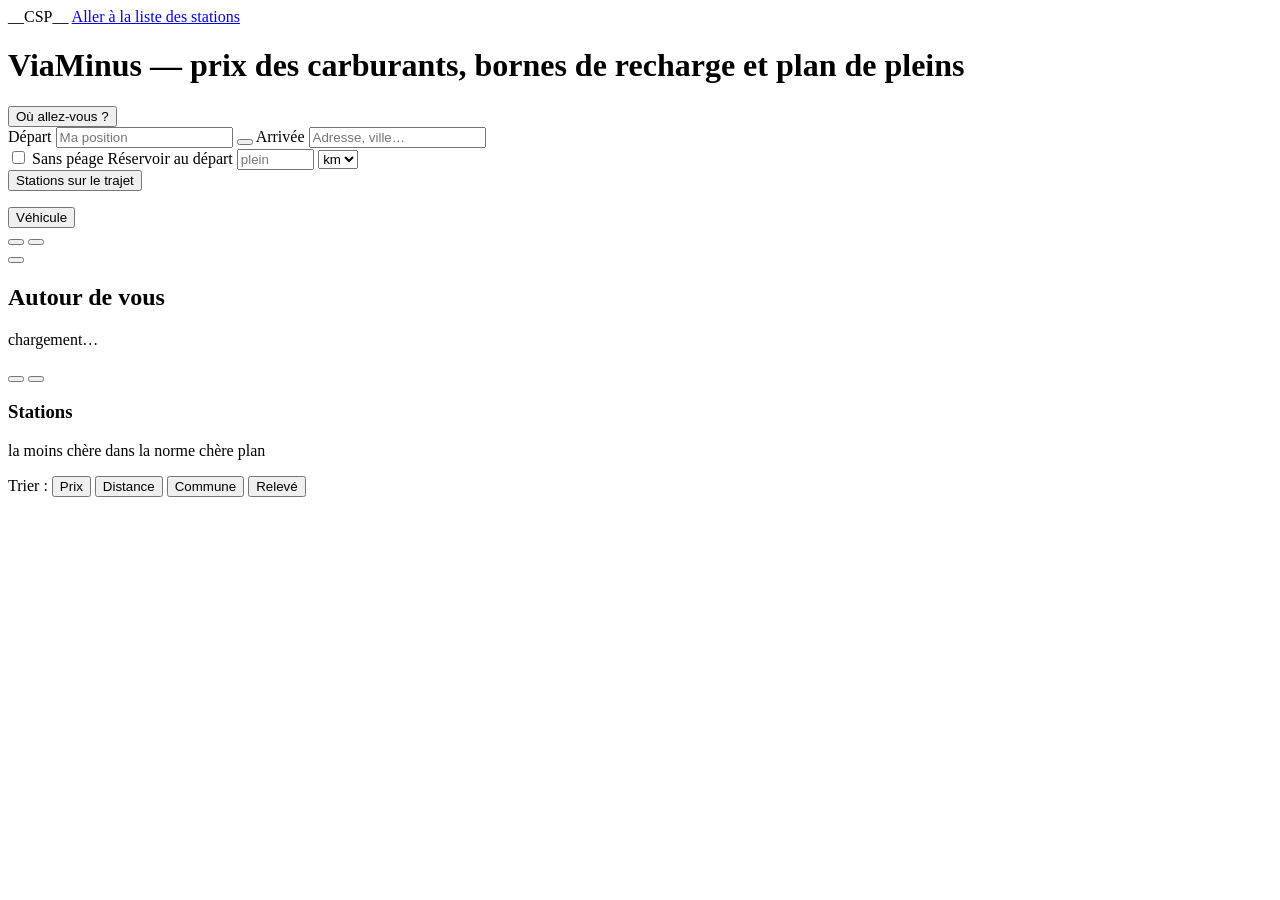
<file: src/index.html>
<!DOCTYPE html>
<html lang="fr">
<head>
<meta charset="utf-8">
<meta name="viewport" content="width=device-width, initial-scale=1, viewport-fit=cover">
__CSP__
<meta name="fuelpilot-build" content="__BUILD__">
<meta name="color-scheme" content="light dark">
<!-- Appli installable (30/10/2026) : manifeste et couleur de barre a cote de la page (pwa/) ;
     en file:// le navigateur les ignore sans erreur, et app.js n'enregistre pas de service worker. -->
<link rel="manifest" href="manifest.webmanifest">
<meta name="theme-color" content="#0b57d0">
<meta name="theme-color" media="(prefers-color-scheme: dark)" content="#0f1115">
<title>ViaMinus</title>
<style>__MAPLIBRE_CSS__</style>
<script>__MAPLIBRE_JS__</script>
<style>
__APP_CSS__
</style>
</head>
<body>
<a class="evitement" href="#liste" id="evitement">Aller à la liste des stations</a>
<div id="app">
  <div id="map" role="region" aria-label="Carte interactive"></div>
  <div id="sansWebgl" class="sans-webgl" role="region" aria-label="Carte indisponible" hidden>
    <p><span data-ico="alerte"></span> <b>Carte indisponible</b> : ce navigateur n'a pas WebGL (ou l'accélération
    graphique est désactivée). La liste des stations, le garage et le plan de pleins fonctionnent sans la carte.</p>
  </div>
  <!-- Hors ligne (30/10/2026) : le fond de carte demande le reseau ; la liste et le plan, eux, marchent sur les derniers prix vus. -->
  <p id="carteHorsLigne" class="carte-hors-ligne flottant" role="status" hidden><span data-ico="alerte"></span> Hors ligne : le fond de carte peut manquer. La liste et le plan fonctionnent avec les derniers prix vus.</p>

  <header id="haut" class="haut">
    <h1 class="visuellement-cache">ViaMinus — prix des carburants, bornes de recharge et plan de pleins</h1>
    <div class="recherche" id="recherche">
      <button class="pilule" id="pilule" type="button" aria-expanded="false" aria-controls="trajet">
        <span data-ico="loupe"></span><span id="piluleTxt">Où allez-vous ?</span>
      </button>
      <form id="trajet" role="search" aria-label="Itinéraire">
        <div class="champs">
          <label class="champ"><span>Départ</span>
            <input id="depart" placeholder="Ma position" autocomplete="off"></label>
          <button class="fl" id="inverser" type="button"
                  title="Inverser départ et arrivée (trajet retour)"
                  aria-label="Inverser départ et arrivée"><span data-ico="echange"></span></button>
          <label class="champ"><span>Arrivée</span>
            <input id="arrivee" placeholder="Adresse, ville…" autocomplete="off"></label>
        </div>
        <!-- Lieux recents (demande du 26/10/2026) : proposes sous le champ actif, croix = effacer -->
        <ul id="suggestions" class="suggestions" aria-label="Lieux récents" hidden></ul>
        <div class="ligne">
          <!-- Couloir : plus de choix dans le formulaire (demande du 26/10/2026) — le detour se choisit
               sur le resultat (« Faire un détour pour payer moins ? »). Le select reste, cache :
               source de verite du plan, des liens #trajet=…|couloir| et de la liste. -->
          <label class="ctl" hidden>Couloir
            <select id="couloir" aria-label="Largeur du couloir autour du trajet">
              <option value="1">1 km</option>
              <option value="2">2 km</option>
              <option value="5">5 km</option>
              <option value="10" selected>10 km</option>
              <option value="20">20 km</option>
            </select>
          </label>
          <label class="case"><input type="checkbox" id="sansPeage"> Sans péage</label>
          <!-- Autonomie restante au depart (demande du 24/10/2026), en km ou en litres : vide = on part le plein
               fait ; sinon le plan peut faire le plein en route s'il y est moins cher qu'au depart. -->
          <label class="ctl" id="aBordLbl" title="Ce qu'il reste dans le réservoir au départ, en km ou en litres (vide : vous partez le plein fait)">Réservoir au départ
            <input id="aBord" type="number" min="0" step="1" inputmode="decimal" placeholder="plein" style="width:5.2em"
                   aria-label="Réservoir au départ, en km ou en litres ; vide : plein">
            <select id="aBordUnite" aria-label="Unité du réservoir au départ"><option value="km">km</option><option value="l">L</option></select></label>
          <!-- Aller-retour : case retirée du formulaire le 24/10/2026 (demande : « juste une double flèche
               pour inverser ») ; l'entrée reste, cachée, pour les liens #trajet=…|r et les trajets mémorisés. -->
          <input type="checkbox" id="allerRetour" hidden>
          <select id="trajetsMemo" class="ctl" aria-label="Trajets mémorisés" hidden></select>
        </div>
        <div class="ligne">
          <button class="btn primaire" type="submit"><span data-ico="route"></span> Stations sur le trajet</button>
          <button class="btn" id="memoriser" type="button" hidden aria-pressed="false"><span data-ico="etoile"></span> Mémoriser</button>
          <button class="btn" id="effacer" type="button" hidden><span data-ico="croix"></span> Effacer</button>
        </div>
        <p id="infoTrajet" class="info" aria-live="polite"></p>
      </form>
    </div>
    <button class="chip" id="chipVeh" type="button" aria-haspopup="dialog" title="Garage : véhicule, carburants, autonomie">
      <span id="chipIco" class="chip-ico"></span>
      <span class="chip-txt"><span id="chipNom">Véhicule</span><span id="chipCarb" class="chip-carb"></span></span>
      <span data-ico="crayon" class="chip-crayon"></span>
    </button>
  </header>

  <div role="region" aria-label="Outils de la carte">
    <div class="boutons-carte" role="toolbar" aria-label="Carte : position et fond">
      <button class="rond" id="maposition" type="button" title="Ma position" aria-label="Ma position"><span data-ico="viseur"></span></button>
      <button class="rond" id="fonds" type="button" title="Fond de carte et apparence" aria-label="Fond de carte et apparence" aria-haspopup="dialog"><span data-ico="couches"></span></button>
    </div>
  </div>

  <div id="reticule" class="reticule" role="region" aria-label="Poser le repère" hidden>
    <div class="reticule-croix" aria-hidden="true"><span data-ico="reticule"></span></div>
    <div class="reticule-actions">
      <span>Déplacez la carte pour viser le point de repère</span>
      <button class="btn primaire" id="reticuleOk" type="button"><span data-ico="coche"></span> Poser le repère ici</button>
      <button class="btn" id="reticuleNon" type="button">Annuler</button>
    </div>
  </div>

  <main id="panneau" class="panneau" data-cran="apercu" aria-label="Stations, bornes et plan">
    <button class="poignee" id="poignee" type="button" aria-label="Déplier le panneau" aria-expanded="false"></button>
    <div class="panneau-tete" id="panneauTete">
      <div class="panneau-titre">
        <h2 id="titreListe">Autour de vous<span id="lieu"></span></h2>
        <p id="etat" class="etat" role="status" aria-live="polite">chargement…</p>
        <p id="lienMsg" class="erreur" role="status" aria-live="polite"></p>
      </div>
      <button class="rond petit" id="options" type="button" title="Options" aria-label="Options" aria-haspopup="dialog"><span data-ico="reglages"></span></button>
      <button class="rond petit" id="aideBtn" type="button" title="Comment ça marche" aria-label="Comment ça marche" aria-haspopup="dialog"><span data-ico="aide"></span></button>
    </div>
    <div class="panneau-corps" id="corps">
      <section id="blocPlan" class="bloc-plan" hidden aria-labelledby="titrePlan">
        <div class="bloc-plan-tete">
          <h3 id="titrePlan"><span data-ico="pompe" id="planIco"></span> <span id="planTrajet">Plan de pleins</span></h3>
          <span id="planMeta" class="plan-meta"></span>
        </div>
        <p id="planEtat" class="visuellement-cache" role="status" aria-live="polite"></p>
        <div id="plan" class="heros"></div>
        <div class="bloc-plan-pied">
          <label class="inter"><input type="checkbox" id="queUtiles" role="switch" checked> Seulement les arrêts du plan</label>
          <button class="btn" id="partagerPlan" type="button" title="Lien vers ce trajet et ce véhicule"><span data-ico="partager"></span> Partager le plan</button>
        </div>
      </section>
      <section id="secStations" aria-labelledby="titreStations">
        <div class="stations-tete">
          <h3 id="titreStations">Stations</h3>
          <button class="replier" id="replier" type="button" aria-expanded="true" aria-controls="listeZone" aria-label="Replier ou déplier la liste des stations" hidden>
            <span data-ico="bas"></span></button>
        </div>
        <div id="listeZone">
          <p class="legende">
            <span><span class="sw" style="background:var(--vert)"></span><span data-ico="coche" class="marque-leg"></span> la moins chère</span>
            <span><span class="sw" style="background:var(--bleu)"></span> dans la norme</span>
            <span><span class="sw" style="background:var(--rouge)"></span><span data-ico="haut" class="marque-leg"></span> chère</span>
            <span><span class="sw sw-plan"></span> plan</span>
          </p>
          <p class="compte"><span id="compte"></span> <span id="echelle"></span></p>
          <div class="tri" role="group" aria-label="Trier la liste">
            <span>Trier :</span>
            <button type="button" data-k="prix" aria-pressed="true">Prix</button>
            <button type="button" data-k="dist" id="thDist" aria-pressed="false">Distance</button>
            <button type="button" data-k="ville" aria-pressed="false">Commune</button>
            <button type="button" data-k="maj" aria-pressed="false">Relevé</button>
          </div>
          <ol id="liste" class="stations" aria-label="Stations" tabindex="-1"></ol>
        </div>
      </section>
      <!-- Bornes de recharge (phase 2, 30/10/2026) : seule liste pour un vehicule electrique ; pour un
           thermique, affichee avec l'option « Afficher les bornes électriques ». Donnees : Base nationale
           des IRVE, fichiers data/irve/<dep>.json a cote de la page, charges par departement. -->
      <section id="secBornes" aria-labelledby="titreBornes" hidden>
        <div class="stations-tete">
          <h3 id="titreBornes"><span data-ico="eclair"></span> Bornes de recharge</h3>
          <button class="replier" id="replierBornes" type="button" aria-expanded="true" aria-controls="bornesZone" aria-label="Replier ou déplier la liste des bornes">
            <span data-ico="bas"></span></button>
        </div>
        <div id="bornesZone">
          <p class="legende">
            <span><span class="sw sw-b rapide"></span> ≥ 150 kW</span>
            <span><span class="sw sw-b moyen"></span> 50 à 149 kW</span>
            <span><span class="sw sw-b lent"></span> moins de 50 kW</span>
            <span><span class="sw sw-b inconnu"></span> puissance inconnue</span>
          </p>
          <div class="ligne filtres" role="group" aria-label="Filtrer les bornes">
            <label class="ctl"><span data-ico="filtre"></span>
              <select id="bKwMin" aria-label="Puissance minimale">
                <option value="0">Toute puissance</option>
                <option value="7">≥ 7 kW</option>
                <option value="22">≥ 22 kW</option>
                <option value="50">≥ 50 kW</option>
                <option value="150">≥ 150 kW</option>
              </select></label>
            <label class="case"><input type="checkbox" id="bGratuit"> Gratuit</label>
            <label class="case"><input type="checkbox" id="bCb"> Carte bancaire</label>
            <label class="case"><input type="checkbox" id="bOuvert"> Ouvert maintenant</label>
          </div>
          <p class="compte" id="compteBornes" role="status" aria-live="polite"></p>
          <p class="vide" id="bornesMsg" role="status" aria-live="polite" hidden></p>
          <div class="tri" role="group" aria-label="Trier les bornes">
            <span>Trier :</span>
            <button type="button" data-kb="dist" id="thDistB" aria-pressed="true">Distance</button>
            <button type="button" data-kb="kw" aria-pressed="false">Puissance</button>
          </div>
          <ol id="listeBornes" class="stations" aria-label="Bornes de recharge" tabindex="-1"></ol>
        </div>
      </section>
    </div>
  </main>

  <div class="voile" id="voile" hidden></div>

  <section class="modale" id="ficheStation" role="dialog" aria-modal="true" aria-labelledby="fsTitre" hidden>
    <div class="modale-tete"><h2 id="fsTitre">Station</h2>
      <button class="rond petit fermer" type="button" aria-label="Fermer"><span data-ico="croix"></span></button></div>
    <p id="fsAdresse" class="adresse"></p>
    <p id="fsInfos" class="infos"></p>
    <ul id="fsCarbs" class="fuels"></ul>
    <p id="fsSigMsg" class="sig-msg" role="status" aria-live="polite" hidden></p>
    <p class="note">Dates = dernier relevé déclaré par la station ; en rouge au-delà de 4 jours.</p>
    <!-- Signalements partages (30/10/2026) : visible seulement quand le service est configure a la generation -->
    <p id="fsSigNote" class="note" hidden>« Pompe vide » et « De nouveau dispo » partagent votre constat avec les autres
      utilisateurs pendant 48 h, sans compte : seuls l'identifiant de la station, le carburant et l'état sont envoyés —
      jamais votre position, ni votre véhicule, ni un identifiant de votre appareil. Un signalement par station et
      carburant toutes les 6 h.</p>
    <div class="actions">
      <button class="btn primaire" id="fsAller" type="button"><span data-ico="navigation"></span> Y aller</button>
      <button class="btn" id="fsCopier" type="button"><span data-ico="copier"></span> Copier l'adresse</button>
    </div>
  </section>

  <section class="modale" id="ficheBorne" role="dialog" aria-modal="true" aria-labelledby="fbTitre" hidden>
    <div class="modale-tete"><h2 id="fbTitre">Borne</h2>
      <button class="rond petit fermer" type="button" aria-label="Fermer"><span data-ico="croix"></span></button></div>
    <p id="fbOperateur" class="adresse"></p>
    <p id="fbInfos" class="infos"></p>
    <ul id="fbDetails" class="details"></ul>
    <p id="fbMaj" class="note"></p>
    <p class="note">Données statiques de la Base nationale des IRVE (data.gouv.fr) : ni disponibilité en temps réel, ni prix au kWh.</p>
    <div class="actions">
      <button class="btn primaire" id="fbAller" type="button"><span data-ico="navigation"></span> Y aller</button>
    </div>
  </section>

  <section class="modale" id="menuNav" role="dialog" aria-modal="true" aria-labelledby="navTitre" hidden>
    <div class="modale-tete"><h2 id="navTitre">Y aller avec…</h2>
      <button class="rond petit fermer" type="button" aria-label="Fermer"><span data-ico="croix"></span></button></div>
    <p class="note">Votre choix est mémorisé sur cet appareil ; modifiable dans les options.</p>
    <div id="navChoix" class="choix"></div>
  </section>

  <section class="modale" id="garage" role="dialog" aria-modal="true" aria-labelledby="garageTitre" hidden>
    <div class="modale-tete"><h2 id="garageTitre"><span data-ico="garage"></span> Garage</h2>
      <button class="rond petit fermer" type="button" aria-label="Fermer"><span data-ico="croix"></span></button></div>
    <div class="ligne">
      <label class="ctl">Véhicule <select id="veh" aria-label="Véhicule actif"></select></label>
      <button class="btn" id="vehPlus" type="button"><span data-ico="plus"></span> Ajouter</button>
      <button class="btn" id="vehAssistant" type="button" aria-haspopup="dialog" title="Assistant en trois écrans : véhicule, position, c'est prêt"><span data-ico="estimer"></span> Assistant</button>
    </div>
    <p id="garageMsg" class="msg" role="status" aria-live="polite"></p>
    <div id="fiche" class="fiche">
      <div class="ligne">
        <label class="ctl"><span data-ico="crayon"></span> Nom <input id="vnom" placeholder="Ma voiture"></label>
        <label class="ctl">Type
          <select id="vtype">
            <option value="voiture">Voiture</option>
            <option value="utilitaire">Utilitaire</option>
            <option value="moto">Scooter / moto</option>
            <option value="campingcar">Camping-car</option>
          </select></label>
        <label class="ctl" id="vcatLbl">Catégorie <select id="vcat" aria-label="Catégorie du véhicule"></select></label>
        <label class="ctl">Énergie
          <select id="venergie" aria-label="Énergie du véhicule">
            <option value="thermique">Thermique</option>
            <option value="elec">Électrique</option>
          </select></label>
      </div>
      <!-- Vehicule electrique (phase 2, 30/10/2026) : la batterie remplace le reservoir, les kWh les litres. -->
      <div id="ficheElec" hidden>
        <div class="ligne">
          <label class="ctl" title="Capacité utilisable annoncée par le constructeur">Batterie utile
            <input id="vbatt" type="number" step="1" min="5" max="300" placeholder="50" inputmode="decimal"> kWh</label>
          <label class="ctl">Conso
            <input id="vconsoKwh" type="number" step="0.5" min="5" max="60" placeholder="17" inputmode="decimal"> kWh/100</label>
          <button class="btn" id="vehEstimerElec" type="button" title="Ordre de grandeur d'après le type et la catégorie"><span data-ico="estimer"></span> Estimer</button>
        </div>
        <p id="consoSourceElec" class="note" hidden></p>
        <div class="ligne">
          <label class="ctl" title="Puissance maximale acceptée sur une borne rapide (courant continu)">Charge rapide (DC)
            <input id="vkwdc" type="number" step="1" min="0" max="500" placeholder="150" inputmode="decimal"> kW</label>
          <div class="chips-kw" data-cible="vkwdc" role="group" aria-label="Puissances DC courantes">
            <button type="button" data-kw="50">50</button><button type="button" data-kw="100">100</button>
            <button type="button" data-kw="150">150</button><button type="button" data-kw="250">250</button>
          </div>
        </div>
        <div class="ligne">
          <label class="ctl" title="Puissance maximale du chargeur embarqué (prise Type 2, courant alternatif)">Charge lente (AC)
            <input id="vkwac" type="number" step="0.1" min="0" max="50" placeholder="11" inputmode="decimal"> kW</label>
          <div class="chips-kw" data-cible="vkwac" role="group" aria-label="Puissances AC courantes">
            <button type="button" data-kw="7.4">7,4</button><button type="button" data-kw="11">11</button>
            <button type="button" data-kw="22">22</button>
          </div>
        </div>
        <div class="ligne">
          <label class="ctl">Prise
            <select id="vprise" aria-label="Prise de charge rapide">
              <option value="ccs">CCS (Combo)</option>
              <option value="chademo">CHAdeMO</option>
              <option value="t2">Type 2 seule (pas de charge rapide)</option>
            </select></label>
          <label class="ctl" title="Part de la batterie que le plan n'entame jamais">Réserve
            <input id="vreservePct" type="number" step="5" min="0" max="50" placeholder="15" inputmode="numeric"> %</label>
          <label class="ctl" title="État de charge habituel au départ">Au départ
            <input id="vdepartPct" type="number" step="5" min="10" max="100" placeholder="80" inputmode="numeric"> %</label>
        </div>
        <p class="note">Le plan de charge dit où s'arrêter et combien de temps ; il optimise le temps, pas le prix (aucune
          donnée ouverte ne publie le prix au kWh). Partage : <code>#veh=Nom|||||<wbr>|E50,17,150,11,ccs,15,80</code>.</p>
      </div>
      <div id="ficheThermique">
      <p class="sous-titre">Carburants (cumulables : la station doit servir tous ceux cochés)</p>
      <div class="ligne" id="carbs"></div>
      <div class="ligne">
        <label class="ctl">Conso
          <input id="conso" type="number" step="0.1" min="1" max="30" placeholder="6,5" inputmode="decimal"> L/100</label>
        <button class="btn" id="vehEstimer" type="button" title="Estimer la conso d'après le type, la catégorie et le carburant"><span data-ico="estimer"></span> Estimer</button>
        <label class="ctl" title="Distance parcourue avec un plein — souvent affichée par la voiture">Autonomie d'un plein
          <input id="autonomie" type="number" step="10" min="50" max="3000" placeholder="600" inputmode="numeric"> km</label>
      </div>
      <p id="consoSource" class="note" hidden></p>
      <div class="ligne">
        <label class="ctl" title="Facultatif si l'autonomie est renseignée">ou réservoir
          <input id="cuve" type="number" step="1" min="10" max="150" placeholder="50" inputmode="numeric"> L</label>
        <label class="ctl" title="Comprise dans l'autonomie d'un plein : le plan ne l'entame jamais">dont réserve
          <input id="reserve" type="number" step="5" min="0" max="200" placeholder="30" inputmode="numeric"> km</label>
      </div>
      <p class="note">Aucune source ouverte ne donne la capacité du réservoir : l'autonomie, que vous connaissez
        ou que la voiture affiche, prime. Partage de la fiche : <code>#veh=Nom|e85+e10|conso|réservoir|réserve|autonomie</code>.</p>
      </div>
      <div class="actions">
        <button class="btn primaire" id="vehOk" type="button"><span data-ico="coche"></span> Enregistrer</button>
        <button class="btn" id="vehPartager" type="button" title="Lien d'import de cette fiche"><span data-ico="partager"></span> Partager</button>
        <button class="btn" id="vehMoins" type="button" title="Supprimer ce véhicule"><span data-ico="poubelle"></span> Supprimer</button>
      </div>
    </div>
  </section>

  <section class="modale assistant" id="assistant" role="dialog" aria-modal="true" aria-labelledby="asTitre" hidden>
    <div class="modale-tete">
      <h2 id="asTitre">Votre véhicule</h2>
      <span class="as-compteur" id="asCompteur" aria-live="polite">1 / 3</span>
      <button class="btn" id="asPasser" type="button" title="Usage minimal : les prix autour de vous">Passer</button>
    </div>
    <div class="as-ecran" id="asEcran1">
      <p class="note">Trois questions pour calculer vos pleins. Vos réglages restent dans votre navigateur : aucun compte, aucun traceur.</p>
      <p class="sous-titre">Type</p>
      <div class="as-types" id="asTypes" role="group" aria-label="Type de véhicule"></div>
      <div class="as-cats" id="asCats" role="group" aria-label="Catégorie"></div>
      <p class="sous-titre">Énergie</p>
      <div class="as-types as-energies" id="asEnergies" role="group" aria-label="Énergie">
        <button type="button" class="as-type" data-energie="thermique" aria-pressed="true"><span data-ico="pompe"></span><span>Thermique</span></button>
        <button type="button" class="as-type" data-energie="elec" aria-pressed="false"><span data-ico="eclair"></span><span>Électrique</span></button>
      </div>
      <div id="asElec" hidden>
        <label class="ctl as-principal" for="asBatt">Batterie utile, en kWh</label>
        <div class="ligne as-principal-ligne">
          <input id="asBatt" type="number" step="1" min="5" max="300" placeholder="50" inputmode="decimal">
          <span>kWh</span>
        </div>
        <p class="note">La capacité utilisable annoncée par le constructeur (un peu sous la capacité brute). Elle fixe l'autonomie.</p>
        <p class="sous-titre">Consommation, en kWh/100 km</p>
        <div class="ligne">
          <input id="asConsoKwh" type="number" step="0.5" min="5" max="60" placeholder="17" inputmode="decimal" aria-label="Consommation en kWh aux 100 km">
          <span>kWh/100</span>
        </div>
        <p id="asConsoKwhSource" class="note" aria-live="polite"></p>
        <p class="sous-titre">Puissance de charge maximale sur borne rapide (courant continu)</p>
        <div class="ligne">
          <div class="chips-kw" data-cible="asKwDc" role="group" aria-label="Puissance DC">
            <button type="button" data-kw="50">50</button><button type="button" data-kw="100">100</button>
            <button type="button" data-kw="150">150</button><button type="button" data-kw="250">250</button>
            <button type="button" data-kw="autre">autre</button>
          </div>
          <input id="asKwDc" type="number" step="1" min="0" max="500" placeholder="150" inputmode="decimal" aria-label="Puissance maximale en courant continu, en kW">
          <span>kW</span>
        </div>
        <p class="sous-titre">… et sur borne lente, prise Type 2 (courant alternatif)</p>
        <div class="ligne">
          <div class="chips-kw" data-cible="asKwAc" role="group" aria-label="Puissance AC">
            <button type="button" data-kw="7.4">7,4</button><button type="button" data-kw="11">11</button>
            <button type="button" data-kw="22">22</button>
          </div>
          <input id="asKwAc" type="number" step="0.1" min="0" max="50" placeholder="11" inputmode="decimal" aria-label="Puissance maximale en courant alternatif, en kW">
          <span>kW</span>
        </div>
        <div class="ligne">
          <label class="ctl">Prise
            <select id="asPrise" aria-label="Prise de charge rapide">
              <option value="ccs">CCS (Combo)</option>
              <option value="chademo">CHAdeMO</option>
              <option value="t2">Type 2 seule</option>
            </select></label>
          <label class="ctl" title="Part de la batterie que le plan n'entame jamais">Réserve <input id="asReservePct" type="number" step="5" min="0" max="50" value="15" inputmode="numeric"> %</label>
          <label class="ctl" title="État de charge habituel au départ">Au départ <input id="asDepartPct" type="number" step="5" min="10" max="100" value="80" inputmode="numeric"> %</label>
        </div>
      </div>
      <div id="asThermique">
      <p class="sous-titre">Carburant(s) — choisissez au moins un</p>
      <div class="ligne" id="asCarbs"></div>
      <label class="case" id="asHybrideLbl"><input type="checkbox" id="asHybride"> Hybride</label>
      <label class="ctl as-principal" for="asAutonomie">Autonomie d'un plein, en km</label>
      <div class="ligne as-principal-ligne">
        <input id="asAutonomie" type="number" step="10" min="50" max="3000" placeholder="600" inputmode="numeric">
        <span>km</span>
      </div>
      <p class="note">Ce que le tableau de bord affiche après un plein. C'est le chiffre le plus sûr : aucune source ouverte ne donne la capacité du réservoir.</p>
      <p class="sous-titre">Consommation, en L/100 km</p>
      <div class="ligne as-conso-choix" role="group" aria-label="Consommation">
        <button type="button" class="btn" id="asConsoConnue" aria-pressed="true">Je la connais</button>
        <button type="button" class="btn" id="asConsoEstimer" aria-pressed="false"><span data-ico="estimer"></span> Estimer</button>
        <input id="asConso" type="number" step="0.1" min="1" max="30" placeholder="6,5" inputmode="decimal" aria-label="Consommation en litres aux 100 km">
        <span>L/100</span>
      </div>
      <p id="asConsoSource" class="note" aria-live="polite"></p>
      <div class="ligne">
        <label class="ctl">Réservoir (facultatif) <input id="asCuve" type="number" step="1" min="10" max="150" placeholder="50" inputmode="numeric"> L</label>
        <label class="ctl" title="Comprise dans l'autonomie d'un plein : le plan ne l'entame jamais">dont réserve <input id="asReserve" type="number" step="5" min="0" max="200" value="30" inputmode="numeric"> km</label>
      </div>
      </div>
      <p id="asErreur" class="erreur" role="status" aria-live="polite"></p>
      <div class="actions">
        <button class="btn primaire" id="asSuite1" type="button">Continuer <span data-ico="suivant"></span></button>
      </div>
    </div>
    <div class="as-ecran" id="asEcran2" hidden>
      <p class="note">Les distances et les couleurs partent de ce point. Vous pourrez le changer à tout moment.</p>
      <div class="choix">
        <button type="button" class="choix-item" id="asPosMoi"><span data-ico="viseur"></span> Ma position <small>géolocalisation de l'appareil</small></button>
        <button type="button" class="choix-item" id="asPosCarte"><span data-ico="reticule"></span> Choisir sur la carte <small>avec un réticule</small></button>
      </div>
      <form id="asPosAdresse" class="ligne">
        <label class="ctl champ-large"><span data-ico="epingle"></span><input id="asPosQ" placeholder="Une adresse, une ville…" autocomplete="off" aria-label="Adresse du repère"></label>
        <button class="btn" type="submit">OK</button>
      </form>
      <p id="asPosMsg" class="note" role="status" aria-live="polite"></p>
      <div class="actions">
        <button class="btn" id="asRetour2" type="button"><span data-ico="precedent"></span> Retour</button>
        <button class="btn" id="asPlusTard" type="button">Plus tard <span data-ico="suivant"></span></button>
      </div>
    </div>
    <div class="as-ecran" id="asEcran3" hidden>
      <p class="as-pret"><span data-ico="coche"></span> C'est prêt</p>
      <ul class="puces" id="asResume"></ul>
      <p class="note"><span data-ico="cadenas"></span> Vos réglages restent dans votre navigateur : aucun compte, aucun traceur ; seuls les
        services publics cités dans l'aide reçoivent vos requêtes (prix, adresses, itinéraire).</p>
      <div class="actions">
        <button class="btn primaire" id="asOuAllez" type="button"><span data-ico="loupe"></span> Où allez-vous ?</button>
        <button class="btn" id="asFin" type="button">Terminer</button>
      </div>
    </div>
  </section>

  <section class="modale" id="menuFonds" role="dialog" aria-modal="true" aria-labelledby="fondsTitre" hidden>
    <div class="modale-tete"><h2 id="fondsTitre">Fond de carte</h2>
      <button class="rond petit fermer" type="button" aria-label="Fermer"><span data-ico="croix"></span></button></div>
    <div class="choix" role="group" aria-label="Fond de carte">
      <button type="button" class="choix-item" data-fond="plan" aria-pressed="true"><span data-ico="carte"></span> Plan IGN <small>vectoriel, atténué</small></button>
      <button type="button" class="choix-item" data-fond="ortho" aria-pressed="false"><span data-ico="image"></span> Vue aérienne <small>orthophotos IGN</small></button>
    </div>
    <h3>Apparence</h3>
    <div class="choix" role="group" aria-label="Apparence">
      <button type="button" class="choix-item" data-theme="auto" aria-pressed="true"><span data-ico="ecran"></span> Automatique <small>suit l'appareil</small></button>
      <button type="button" class="choix-item" data-theme="clair" aria-pressed="false"><span data-ico="soleil"></span> Clair</button>
      <button type="button" class="choix-item" data-theme="sombre" aria-pressed="false"><span data-ico="lune"></span> Sombre</button>
    </div>
  </section>

  <!-- Question d'office au lancement d'un trajet (demande du 24/10/2026) : combien de km reste-t-il au
       depart ? Valider remplit « Réservoir au départ » ; Passer = on part le plein fait. -->
  <section class="modale" id="aBordQ" role="dialog" aria-modal="true" aria-labelledby="aBordTitre" hidden>
    <div class="modale-tete"><h2 id="aBordTitre"><span data-ico="pompe"></span> Il vous reste combien dans le réservoir ?</h2>
      <button class="rond petit fermer" type="button" aria-label="Fermer"><span data-ico="croix"></span></button></div>
    <p class="note">En kilomètres ou en litres, ce que la jauge indique au départ. Le plan ne fera le plein au départ
      que s'il y est moins cher qu'en route. « Passer » : vous partez le plein fait.</p>
    <form id="aBordForm" class="ligne">
      <label class="ctl"><input id="aBordQkm" type="number" min="0" step="1" inputmode="decimal" placeholder="…"
             style="width:6em" aria-label="Ce qu'il reste dans le réservoir au départ">
        <select id="aBordQu" aria-label="Unité"><option value="km">km</option><option value="l">L</option></select></label>
      <button class="btn primaire" type="submit">Valider</button>
      <button class="btn" type="button" id="aBordPasser">Passer</button>
    </form>
  </section>
  <section class="modale" id="menuPosition" role="dialog" aria-modal="true" aria-labelledby="posTitre" hidden>
    <div class="modale-tete"><h2 id="posTitre">Point de repère</h2>
      <button class="rond petit fermer" type="button" aria-label="Fermer"><span data-ico="croix"></span></button></div>
    <p class="note">Les distances et le secteur de référence des couleurs partent de ce point.
      Appui long (ou clic droit) sur la carte le pose aussi.</p>
    <div class="choix">
      <button type="button" class="choix-item" id="posMoi"><span data-ico="viseur"></span> Ma position <small>géolocalisation de l'appareil</small></button>
      <button type="button" class="choix-item" id="posCarte"><span data-ico="reticule"></span> Choisir sur la carte <small>avec un réticule</small></button>
      <button type="button" class="choix-item" id="posMemo" hidden><span data-ico="maison"></span> Dernier repère mémorisé</button>
    </div>
    <form id="posAdresse" class="ligne">
      <label class="ctl champ-large"><span data-ico="epingle"></span><input id="posQ" placeholder="Une adresse, une ville…" autocomplete="off" aria-label="Adresse du repère"></label>
      <button class="btn" type="submit">OK</button>
    </form>
  </section>

  <section class="modale" id="menuOptions" role="dialog" aria-modal="true" aria-labelledby="optTitre" hidden>
    <div class="modale-tete"><h2 id="optTitre">Options</h2>
      <button class="rond petit fermer" type="button" aria-label="Fermer"><span data-ico="croix"></span></button></div>
    <label class="inter grande"><input type="checkbox" id="sansCher" role="switch" checked> Masquer les trop chères
      <small>les 10 % les plus chères du secteur (60 km autour du repère) disparaissent de la carte et de la liste</small></label>
    <label class="inter grande" id="bornesVisiblesLbl"><input type="checkbox" id="bornesVisibles" role="switch"> Afficher les bornes électriques
      <small id="bornesVisiblesNote">en plus des stations, pour un véhicule thermique (toujours affichées pour un véhicule électrique)</small></label>
    <!-- Signalements partages (30/10/2026) : cachee quand le service n'est pas configure a la generation -->
    <label class="inter grande" id="eviterVidesLbl" hidden><input type="checkbox" id="eviterVides" role="switch" checked> Éviter les pompes signalées vides (12 h)
      <small>le plan de pleins écarte les stations dont la pompe a été signalée vide par d'autres utilisateurs il y a moins de 12 h ; si le trajet devient infaisable sans elles, il les garde et le dit</small></label>
    <div class="choix">
      <button type="button" class="choix-item" id="optPosition" aria-haspopup="dialog"><span data-ico="position"></span> Point de repère… <small>ma position, sur la carte, une adresse</small></button>
    </div>
    <label class="ctl champ-large">Application pour « Y aller »
      <select id="navApp" aria-label="Application de navigation"></select></label>
    <div class="choix">
      <button type="button" class="choix-item" id="optAide" aria-haspopup="dialog"><span data-ico="aide"></span> Comment ça marche</button>
    </div>
  </section>

  <section class="modale" id="aide" role="dialog" aria-modal="true" aria-labelledby="aideTitre" hidden>
    <div class="modale-tete"><h2 id="aideTitre">Comment ça marche</h2>
      <button class="rond petit fermer" type="button" aria-label="Fermer"><span data-ico="croix"></span></button></div>
    <ul class="puces">
      <li><b>Prix en direct</b> : flux instantané officiel du ministère de l'Économie (déclaration obligatoire des
        stations, mise à jour ~10 min), rechargé à chaque ouverture et à chaque déplacement de la carte — les
        stations suivent la zone affichée (400 au maximum ; au-delà, le compteur le signale).</li>
      <li><b>Espagne</b> : dès que la carte ou le trajet touche l'Espagne, les stations espagnoles (badge
        <span class="badge badge-pays">ES</span>, enseigne, horaires) s'ajoutent aux françaises — liste, carte, fiche et plan de
        pleins : un Perpignan → Barcelone fait le plein du bon côté de la frontière. En départ ou en arrivée, l'Espagne
        se saisit par ses grandes villes seulement : les capitales de province de la péninsule (Barcelone, Gérone,
        Saragosse, Madrid…) et la frontière (Figueres, La Jonquera, Portbou, Roses, Puigcerdà, Vielha, Jaca, Irun), en
        français ou en espagnol ; ajoutez « Espagne » aux noms qui existent aussi en France (« Valence Espagne »).
        Les autres lieux d'Espagne et les adresses espagnoles ne sont pas reconnus. Prix du ministère espagnol,
        chargés province par province (trois à la fois au plus : au-delà, zoomez), mis à jour toutes les 30 min ;
        la date affichée est celle du fichier, commune à toutes les stations. Gazole = Gasóleo A, SP95 = Gasolina 95 E5,
        SP98 = Gasolina 98 E5, E10 = Gasolina 95 E10, GPLc = GLP ; l'E85 n'existe presque pas en Espagne (2 stations
        le 28/10/2026). Pas de notion de rupture dans le flux espagnol.</li>
      <li><b>Couleurs</b> : vert = la moins chère affichée (ex æquo compris), bleu = dans la norme, rouge = les 10 %
        les plus chères du secteur (60 km autour du repère), noir = repères du plan. Avec plusieurs carburants cochés,
        chaque carburant est coloré sur sa propre échelle et le classement se fait sur la somme ; « SP le moins cher »
        retient le meilleur du E10 / SP95 / SP98 station par station. Les stations en rupture du carburant demandé
        sont écartées du classement et du plan, et montrées en gris avec la date de début de la rupture.</li>
      <li><b>Point de repère</b> : votre position si vous l'autorisez, sinon le dernier repère mémorisé sur cet
        appareil. Appui long ou clic droit sur la carte pour le poser ; menu Position dans les options ;
        <code>#pos=lat,lon</code> par l'URL. Les distances partent de là.</li>
      <li><b>Itinéraire</b> : adresses géocodées sur la Base Adresse Nationale, tracé Géoplateforme IGN, option sans
        péage ; si l'IGN ne répond pas, tracé OpenStreetMap (Valhalla) et la ligne du trajet le dit. Seules les
        stations du détour choisi (voir « Faire un détour ? ») restent affichées. La
        flèche ⇄ échange départ et arrivée (trajet retour). Le départ est « Ma position » d'office (le toucher
        le sélectionne, il suffit de taper pour le changer) ; sans localisation autorisée ni repère posé, la position
        est inconnue : saisissez l'adresse de départ. Les 8 derniers lieux saisis sont proposés sous les
        champs, la croix en efface un — gardés dans ce navigateur seulement.</li>
      <li><b>Plan de pleins</b> : avec la conso et l'autonomie d'un plein (ou le réservoir) de la fiche véhicule, la
        page dit où faire le plein — plein au départ, arrêts choisis au moins cher parmi les stations atteignables
        du trajet en comptant les détours en carburant et en minutes, à chaque arrêt « juste ce qu'il faut » ou le
        plein (quand l'arrêt suivant, imposé par l'autonomie, est plus cher), plein à l'arrivée, en gardant la réserve ;
        « Réservoir au départ » (km ou litres, demandé au lancement du trajet — Passer = plein) : le plan ne fait
        alors le plein au départ que s'il y est moins cher qu'en route, et compte ce que vous avez déjà au prix du départ
        choisie (en km, comprise dans l'autonomie d'un plein). Le
        chiffre-héros est le carburant du voyage, plein de départ compris, avec votre prix moyen au litre ; l'économie
        se mesure contre les mêmes arrêts possibles au prix le plus cher du trajet (ce que vous auriez payé au pire
        endroit).</li>
      <li><b>Faire un détour ?</b> : sous le chiffre-héros, jusqu'à quatre possibilités, du plus rapide au moins cher —
        « Sans détour », puis « +6 min de détour », etc. —, chacune avec le carburant du voyage et ce qu'elle fait gagner.
        Le temps compte 5 min par arrêt et le détour à environ 50 km/h, y compris pour aller faire le plein de départ.
        « Conseillé » : chaque minute de détour en plus fait gagner au moins 10 € de l'heure ; c'est le choix affiché
        à chaque nouveau trajet. Toucher une ligne refait le plan. Une seule possibilité : « aucun détour ne ferait
        gagner d'argent ».</li>
      <li><b>Partager</b> : « Partager le plan » donne un lien <code>#trajet=départ|arrivée|détour|options&amp;veh=…</code>
        (détour = 1, 2, 5, 10 ou 20 km de la route au plus, le lien garde le détour choisi ; départ vide = « Ma position »,
        jamais une coordonnée) ; la fiche véhicule se partage par <code>#veh=…</code>.</li>
      <li><b>Signalements partagés « pompe vide »</b> : le flux officiel ne sait pas qu'une pompe est vide ; les personnes
        sur place, si. Dans la fiche d'une station, sous chaque carburant, « Pompe vide » et « De nouveau dispo » envoient
        votre constat à un petit service anonyme ; la liste et la fiche affichent alors un badge
        <span class="badge badge-sig vide">E85 signalé vide il y a 2 h (3)</span> ou
        <span class="badge badge-sig dispo">E85 de nouveau dispo il y a 40 min</span> (48 h, puis oubli). Le plan de
        pleins écarte les pompes signalées vides depuis moins de 12 h (option « Éviter les pompes signalées vides », activée
        d'office) et dit combien il en a écarté ; s'il n'y a plus de plan possible sans elles, il les garde et le dit.
        Ce qui part : l'identifiant de la station, le carburant, l'état — rien d'autre : ni votre position, ni votre
        véhicule, ni un identifiant d'appareil, ni cookie. Un signalement par station et carburant toutes les 6 h, cinq par
        heure. Quand le service n'est pas configuré dans la page, rien n'est envoyé ni affiché.</li>
      <li><b>Assistant</b> : au premier lancement, trois écrans (véhicule, position, c'est prêt) ; la conso peut
        être estimée d'après le catalogue ADEME Car Labelling (médianes par catégorie, E85 = essence × 1,25).
        Accessible ensuite par le bouton « Assistant » du garage.</li>
      <li><b>Véhicule électrique</b> : énergie « électrique » dans l'assistant ou le garage (batterie utile, kWh/100 km,
        puissance de charge en continu et en alternatif, prise CCS / CHAdeMO / Type 2, réserve et état de charge au
        départ). Les <b>bornes publiques</b> (Base nationale des IRVE, données statiques) remplacent alors les stations :
        éclair coloré selon la puissance (≥ 150 kW, 50 à 149, moins de 50), filtres puissance / gratuit / carte
        bancaire / ouvert maintenant, fiche avec prises, paiement, horaires, accès, date de mise à jour. Sur un trajet,
        le <b>plan de charge</b> donne le temps de charge total, les arrêts numérotés (borne, km, kWh, puissance,
        minutes, pourcentage avant et après) et le pourcentage à l'arrivée ; il optimise le temps, pas le prix (aucune
        donnée ouverte ne publie le prix au kWh). Les bornes se chargent par département (quatre à la fois au plus :
        « zoomez » au-delà) et ne sont pas disponibles hors ligne. Pour un véhicule thermique, l'option « Afficher
        les bornes électriques » les ajoute à la carte ; le plafond de 400 éléments compte stations et bornes.</li>
    </ul>
    <h3>Sources et licences</h3>
    <ul class="puces">
      <li>Prix : <a href="https://data.economie.gouv.fr/explore/dataset/prix-des-carburants-en-france-flux-instantane-v2/" target="_blank" rel="noopener">data.economie.gouv.fr</a>
        (Licence Ouverte) — mêmes données que prix-carburants.gouv.fr.</li>
      <li>Prix des carburants en Espagne : Ministerio para la Transición Ecológica y el Reto Demográfico,
        <a href="https://geoportalgasolineras.es" target="_blank" rel="noopener">Geoportal Gasolineras</a>, données ouvertes
        (API <code>sedeaplicaciones.minetur.gob.es</code>, par province).</li>
      <li>Fond de carte : Plan IGN et orthophotos © IGN — Géoplateforme ; OpenStreetMap (© les contributeurs)
        en secours seulement si l'IGN ne répond pas.</li>
      <li>Itinéraires : Géoplateforme IGN ; en secours, Valhalla public de FOSSGIS e.V. (données
        OpenStreetMap). Géocodage : Base Adresse Nationale ; en secours, géocodage Géoplateforme.</li>
      <li>Bornes de recharge : <a href="https://www.data.gouv.fr/datasets/fichier-consolide-des-bornes-de-recharge-pour-vehicules-electriques/" target="_blank" rel="noopener">Base nationale des IRVE</a>
        (Licence Ouverte Etalab 2.0), données statiques consolidées par data.gouv.fr.</li>
      <li>Bibliothèques : <a href="https://maplibre.org" target="_blank" rel="noopener">MapLibre GL JS</a> (BSD-3),
        icônes <a href="https://lucide.dev" target="_blank" rel="noopener">Lucide</a> (MIT). Code ViaMinus : MIT.
        Aucun serveur, aucun compte, aucun traqueur : la page ne parle qu'à ces services publics.</li>
    </ul>
  </section>
</div>

<!-- Bandeaux empiles au-dessus de la feuille : « Hors ligne — prix du … », « Nouvelle version » -->
<div id="bandeaux" class="bandeaux"></div>

<script>
__APP_JS__
</script>
</body>
</html>
</file>
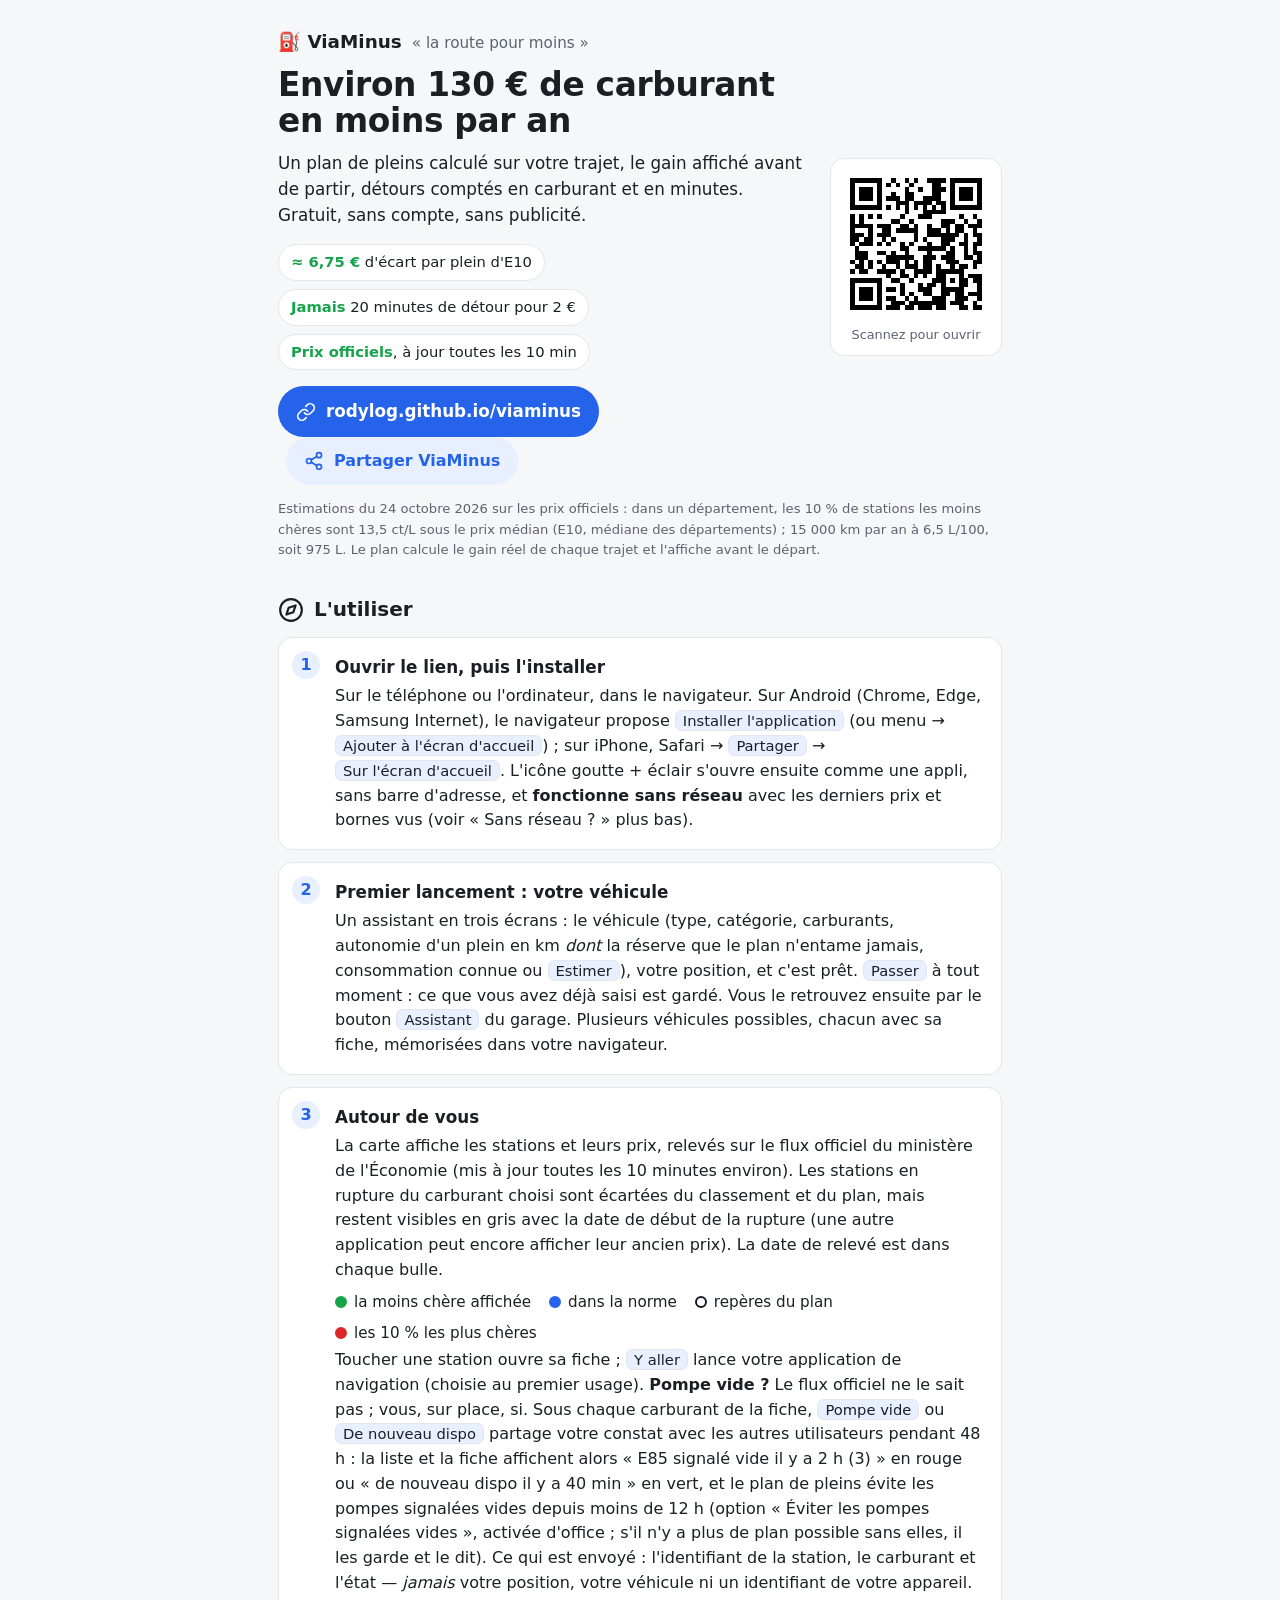
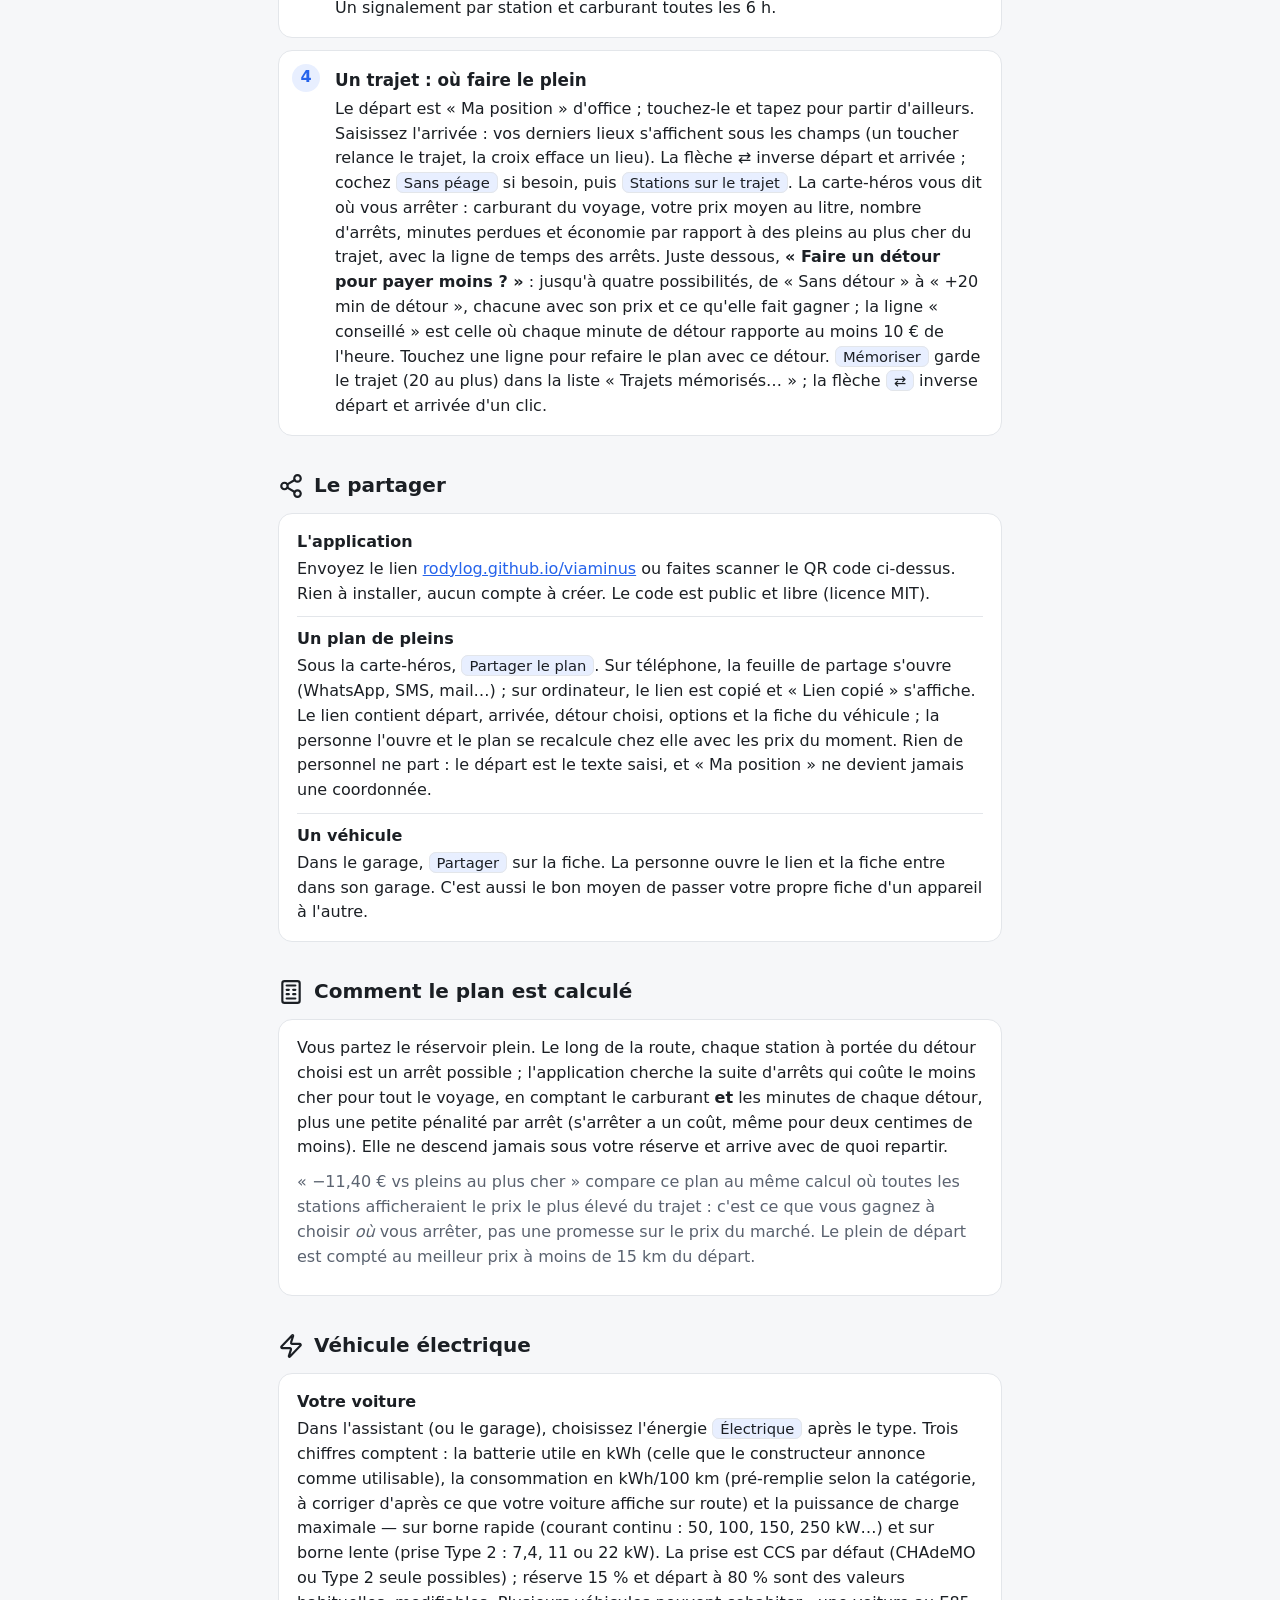
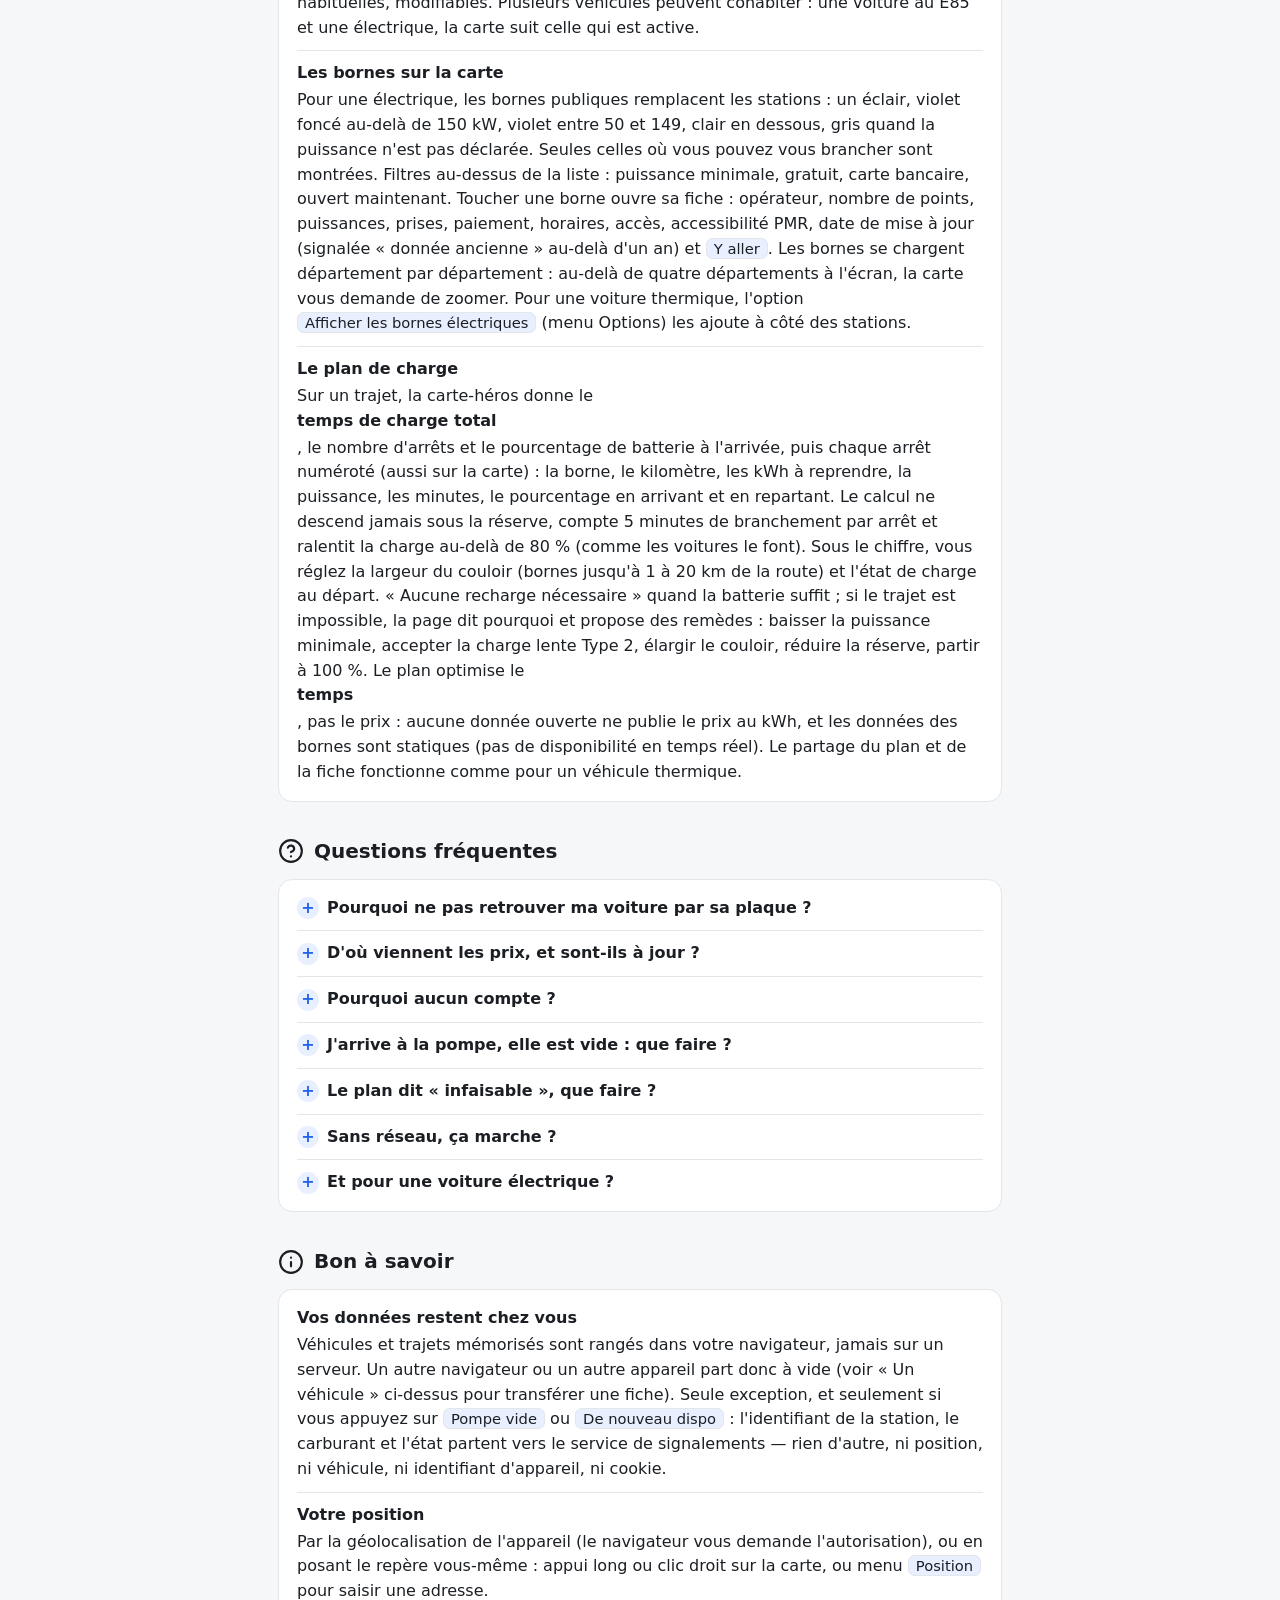
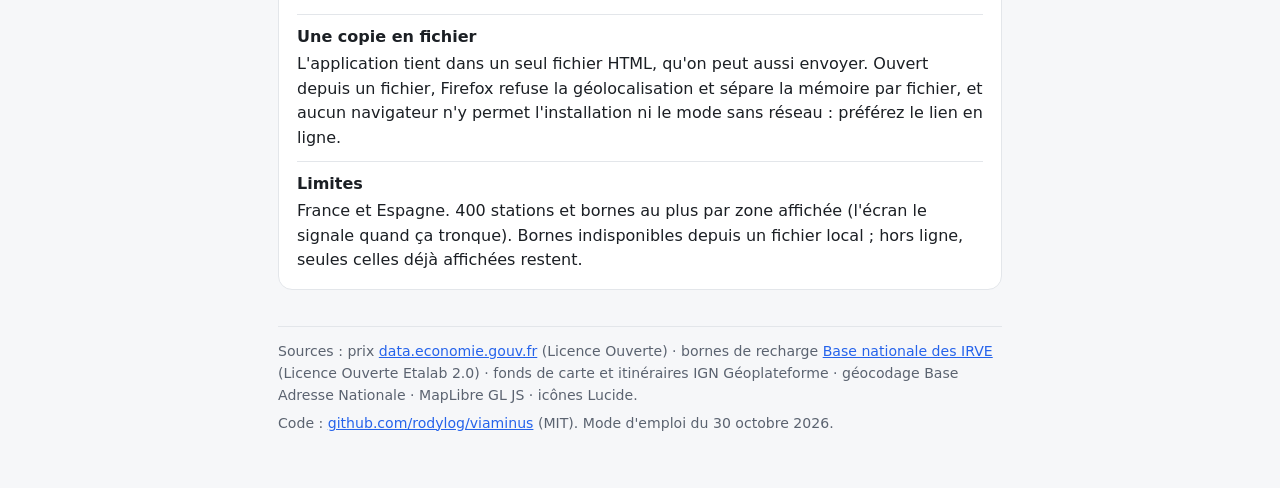
<file: guide.html>
<!DOCTYPE html>
<html lang="fr">
<head>
<meta charset="utf-8">
<meta name="viewport" content="width=device-width, initial-scale=1">
<title>ViaMinus — mode d'emploi</title>
<meta name="description" content="ViaMinus : carte des prix des carburants en France, plan de pleins optimal, bornes de recharge et plan de charge pour l'électrique. Comment l'utiliser et le partager.">
<style>
  :root{
    --fond:#f6f7f9; --carte:#ffffff; --texte:#1b1f24; --muet:#5b6370; --trait:#e3e6ea;
    --accent:#2563eb; --accent-fond:#e8efff;
    --vert:#16a34a; --bleu:#2563eb; --noir:#111827; --rouge:#dc2626;
    --rayon:14px;
  }
  @media (prefers-color-scheme: dark){
    :root{ --fond:#0f1216; --carte:#181c22; --texte:#e8eaed; --muet:#9aa3af; --trait:#2a3038;
           --accent:#7aa2ff; --accent-fond:#1c2742; --noir:#e8eaed; }
  }
  *{box-sizing:border-box}
  html{-webkit-text-size-adjust:100%}
  body{margin:0; background:var(--fond); color:var(--texte);
       font:16px/1.55 system-ui,-apple-system,"Segoe UI",Roboto,Ubuntu,sans-serif}
  main{max-width:760px; margin:0 auto; padding:28px 18px 48px}
  a{color:var(--accent)}
  .marque{font-size:1.15rem; font-weight:700; margin:0 0 10px; display:flex; align-items:baseline; gap:10px; flex-wrap:wrap}
  .marque small{font-size:.95rem; font-weight:500; color:var(--muet)}
  h1{font-size:2.05rem; line-height:1.12; margin:0 0 10px; letter-spacing:-.01em}
  .preuves{list-style:none; margin:0 0 16px; padding:0; display:flex; flex-wrap:wrap; gap:8px}
  .preuves li{background:var(--carte); border:1px solid var(--trait); border-radius:999px; padding:6px 12px; font-size:.92rem; white-space:nowrap}
  .preuves li b{color:var(--vert)}
  .base{font-size:.82rem; margin:14px 0 0}
  h2{font-size:1.25rem; margin:34px 0 12px; display:flex; align-items:center; gap:10px}
  h2 .ico{width:26px;height:26px;flex:none}
  p{margin:0 0 10px}
  .muet{color:var(--muet)}
  header{display:grid; grid-template-columns:1fr auto; gap:18px; align-items:center}
  @media (max-width:560px){ header{grid-template-columns:1fr} .qr{justify-self:center} }
  .pitch{font-size:1.05rem; margin:10px 0 16px}
  .lien{display:inline-flex; align-items:center; gap:10px; background:var(--accent); color:#fff;
        text-decoration:none; font-weight:600; padding:12px 18px; border-radius:999px; font-size:1.05rem;
        overflow-wrap:anywhere}
  .lien:hover{filter:brightness(1.08)}
  .lien svg{width:20px;height:20px;flex:none}
  .lien.second{background:var(--accent-fond); color:var(--accent); border:0; cursor:pointer; font:inherit; font-weight:600; margin-left:8px}
  #partagerMsg{margin-left:10px; font-size:.9rem}
  details{margin:0}
  details+details{border-top:1px solid var(--trait); margin-top:10px; padding-top:10px}
  summary{cursor:pointer; font-weight:600; list-style:none; display:flex; align-items:center; gap:8px}
  summary::-webkit-details-marker{display:none}
  summary::before{content:"+"; display:inline-flex; width:22px; height:22px; border-radius:50%; align-items:center; justify-content:center;
        background:var(--accent-fond); color:var(--accent); font-weight:700; flex:none}
  details[open] summary::before{content:"–"}
  details p{margin:8px 0 0 30px}
  .qr{background:#fff; border:1px solid var(--trait); border-radius:var(--rayon); padding:10px; width:172px; text-align:center}
  .qr svg{display:block; width:150px; height:150px}
  .qr span{display:block; font-size:.8rem; color:#5b6370; margin-top:6px}
  .carte{background:var(--carte); border:1px solid var(--trait); border-radius:var(--rayon); padding:16px 18px; margin:0 0 12px}
  ol.etapes{list-style:none; counter-reset:e; margin:0; padding:0}
  ol.etapes li{counter-increment:e; position:relative; padding-left:52px; margin:0 0 12px}
  ol.etapes li::before{content:counter(e); position:absolute; left:14px; top:14px; width:28px; height:28px;
        border-radius:50%; background:var(--accent-fond); color:var(--accent); font-weight:700;
        display:flex; align-items:center; justify-content:center}
  ol.etapes li .carte{margin:0}
  ol.etapes li{padding-left:0}
  ol.etapes li .carte{padding-left:56px}
  ol.etapes li b.titre{display:block; font-size:1.05rem; margin-bottom:4px}
  .legende{display:flex; flex-wrap:wrap; gap:8px 18px; margin:8px 0 2px; font-size:.95rem}
  .legende span::before{content:""; display:inline-block; width:12px; height:12px; border-radius:50%;
        margin-right:7px; vertical-align:-1px; border:2px solid currentColor; box-sizing:border-box}
  .legende .v::before{color:var(--vert); background:var(--vert)} .legende .b::before{color:var(--bleu); background:var(--bleu)}
  .legende .n::before{color:var(--noir); background:transparent} .legende .r::before{color:var(--rouge); background:var(--rouge)}
  ul.liste{margin:0; padding-left:0; list-style:none}
  ul.liste li{padding:10px 0; border-top:1px solid var(--trait)}
  ul.liste li:first-child{border-top:0; padding-top:0}
  ul.liste li:last-child{padding-bottom:0}
  ul.liste b{display:block; margin-bottom:2px}
  kbd{font:inherit; font-size:.92em; background:var(--accent-fond); color:var(--texte); border:1px solid var(--trait);
      border-radius:7px; padding:1px 7px; white-space:nowrap}
  code{font-size:.9em; background:var(--accent-fond); border-radius:6px; padding:1px 5px; word-break:break-all}
  footer{margin-top:36px; padding-top:14px; border-top:1px solid var(--trait); font-size:.88rem; color:var(--muet)}
  footer p{margin:0 0 6px}
  @media print{ body{background:#fff;color:#000} .carte{break-inside:avoid} .lien{color:#000;background:#eee} a{color:#000} }
</style>
</head>
<body>
<main>
<header>
  <div>
    <p class="marque">⛽ ViaMinus <small>« la route pour moins »</small></p>
    <h1>Environ 130 € de carburant en moins par an</h1>
    <p class="pitch">Un plan de pleins calculé sur votre trajet, le gain affiché avant de partir, détours comptés en carburant
      et en minutes. Gratuit, sans compte, sans publicité.</p>
    <ul class="preuves" aria-label="Ce que vous y gagnez">
      <li><b>≈ 6,75 €</b> d'écart par plein d'E10</li>
      <li><b>Jamais</b> 20 minutes de détour pour 2 €</li>
      <li><b>Prix officiels</b>, à jour toutes les 10 min</li>
    </ul>
    <a class="lien" href="https://rodylog.github.io/viaminus/">
      <svg viewBox="0 0 24 24" fill="none" stroke="currentColor" stroke-width="2" stroke-linecap="round" stroke-linejoin="round" aria-hidden="true"><path d="M10 13a5 5 0 0 0 7.54.54l3-3a5 5 0 0 0-7.07-7.07l-1.72 1.71"/><path d="M14 11a5 5 0 0 0-7.54-.54l-3 3a5 5 0 0 0 7.07 7.07l1.71-1.71"/></svg>
      rodylog.github.io/viaminus
    </a>
    <button class="lien second" id="partager" type="button" hidden>
      <svg viewBox="0 0 24 24" fill="none" stroke="currentColor" stroke-width="2" stroke-linecap="round" stroke-linejoin="round" aria-hidden="true"><circle cx="18" cy="5" r="3"/><circle cx="6" cy="12" r="3"/><circle cx="18" cy="19" r="3"/><line x1="8.59" y1="13.51" x2="15.42" y2="17.49"/><line x1="15.41" y1="6.51" x2="8.59" y2="10.49"/></svg>
      Partager ViaMinus
    </button>
    <span id="partagerMsg" class="muet" role="status" aria-live="polite"></span>
  </div>
  <div class="qr" aria-label="QR code vers rodylog.github.io/viaminus">
    <svg viewBox="0 0 33 33" shape-rendering="crispEdges" role="img" aria-hidden="true"><rect width="33" height="33" fill="#fff"/><path d="M2,2H3V3H2zM3,2H4V3H3zM4,2H5V3H4zM5,2H6V3H5zM6,2H7V3H6zM7,2H8V3H7zM8,2H9V3H8zM11,2H12V3H11zM14,2H15V3H14zM16,2H17V3H16zM19,2H20V3H19zM20,2H21V3H20zM21,2H22V3H21zM22,2H23V3H22zM24,2H25V3H24zM25,2H26V3H25zM26,2H27V3H26zM27,2H28V3H27zM28,2H29V3H28zM29,2H30V3H29zM30,2H31V3H30zM2,3H3V4H2zM8,3H9V4H8zM10,3H11V4H10zM12,3H13V4H12zM15,3H16V4H15zM20,3H21V4H20zM21,3H22V4H21zM24,3H25V4H24zM30,3H31V4H30zM2,4H3V5H2zM4,4H5V5H4zM5,4H6V5H5zM6,4H7V5H6zM8,4H9V5H8zM14,4H15V5H14zM17,4H18V5H17zM20,4H21V5H20zM21,4H22V5H21zM22,4H23V5H22zM24,4H25V5H24zM26,4H27V5H26zM27,4H28V5H27zM28,4H29V5H28zM30,4H31V5H30zM2,5H3V6H2zM4,5H5V6H4zM5,5H6V6H5zM6,5H7V6H6zM8,5H9V6H8zM11,5H12V6H11zM14,5H15V6H14zM15,5H16V6H15zM20,5H21V6H20zM21,5H22V6H21zM24,5H25V6H24zM26,5H27V6H26zM27,5H28V6H27zM28,5H29V6H28zM30,5H31V6H30zM2,6H3V7H2zM4,6H5V7H4zM5,6H6V7H5zM6,6H7V7H6zM8,6H9V7H8zM10,6H11V7H10zM11,6H12V7H11zM12,6H13V7H12zM14,6H15V7H14zM15,6H16V7H15zM18,6H19V7H18zM19,6H20V7H19zM20,6H21V7H20zM21,6H22V7H21zM24,6H25V7H24zM26,6H27V7H26zM27,6H28V7H27zM28,6H29V7H28zM30,6H31V7H30zM2,7H3V8H2zM8,7H9V8H8zM12,7H13V8H12zM13,7H14V8H13zM14,7H15V8H14zM16,7H17V8H16zM17,7H18V8H17zM18,7H19V8H18zM19,7H20V8H19zM21,7H22V8H21zM22,7H23V8H22zM24,7H25V8H24zM30,7H31V8H30zM2,8H3V9H2zM3,8H4V9H3zM4,8H5V9H4zM5,8H6V9H5zM6,8H7V9H6zM7,8H8V9H7zM8,8H9V9H8zM10,8H11V9H10zM12,8H13V9H12zM14,8H15V9H14zM16,8H17V9H16zM18,8H19V9H18zM20,8H21V9H20zM22,8H23V9H22zM24,8H25V9H24zM25,8H26V9H25zM26,8H27V9H26zM27,8H28V9H27zM28,8H29V9H28zM29,8H30V9H29zM30,8H31V9H30zM14,9H15V10H14zM18,9H19V10H18zM19,9H20V10H19zM20,9H21V10H20zM21,9H22V10H21zM22,9H23V10H22zM2,10H3V11H2zM4,10H5V11H4zM6,10H7V11H6zM8,10H9V11H8zM13,10H14V11H13zM17,10H18V11H17zM18,10H19V11H18zM19,10H20V11H19zM26,10H27V11H26zM29,10H30V11H29zM2,11H3V12H2zM4,11H5V12H4zM11,11H12V12H11zM12,11H13V12H12zM15,11H16V12H15zM22,11H23V12H22zM23,11H24V12H23zM24,11H25V12H24zM27,11H28V12H27zM30,11H31V12H30zM2,12H3V13H2zM3,12H4V13H3zM4,12H5V13H4zM5,12H6V13H5zM6,12H7V13H6zM8,12H9V13H8zM9,12H10V13H9zM10,12H11V13H10zM13,12H14V13H13zM14,12H15V13H14zM16,12H17V13H16zM19,12H20V13H19zM22,12H23V13H22zM23,12H24V13H23zM25,12H26V13H25zM26,12H27V13H26zM28,12H29V13H28zM29,12H30V13H29zM30,12H31V13H30zM2,13H3V14H2zM6,13H7V14H6zM9,13H10V14H9zM10,13H11V14H10zM12,13H13V14H12zM13,13H14V14H13zM14,13H15V14H14zM15,13H16V14H15zM16,13H17V14H16zM19,13H20V14H19zM20,13H21V14H20zM21,13H22V14H21zM23,13H24V14H23zM25,13H26V14H25zM26,13H27V14H26zM29,13H30V14H29zM2,14H3V15H2zM3,14H4V15H3zM4,14H5V15H4zM6,14H7V15H6zM8,14H9V15H8zM9,14H10V15H9zM10,14H11V15H10zM16,14H17V15H16zM19,14H20V15H19zM20,14H21V15H20zM21,14H22V15H21zM22,14H23V15H22zM23,14H24V15H23zM24,14H25V15H24zM25,14H26V15H25zM27,14H28V15H27zM29,14H30V15H29zM30,14H31V15H30zM2,15H3V16H2zM3,15H4V16H3zM5,15H6V16H5zM6,15H7V16H6zM9,15H10V16H9zM11,15H12V16H11zM16,15H17V16H16zM18,15H19V16H18zM22,15H23V16H22zM23,15H24V16H23zM24,15H25V16H24zM27,15H28V16H27zM30,15H31V16H30zM2,16H3V17H2zM4,16H5V17H4zM5,16H6V17H5zM6,16H7V17H6zM8,16H9V17H8zM10,16H11V17H10zM13,16H14V17H13zM15,16H16V17H15zM19,16H20V17H19zM22,16H23V17H22zM23,16H24V17H23zM26,16H27V17H26zM27,16H28V17H27zM29,16H30V17H29zM30,16H31V17H30zM3,17H4V18H3zM13,17H14V18H13zM14,17H15V18H14zM17,17H18V18H17zM18,17H19V18H18zM19,17H20V18H19zM20,17H21V18H20zM21,17H22V18H21zM22,17H23V18H22zM24,17H25V18H24zM27,17H28V18H27zM29,17H30V18H29zM3,18H4V19H3zM4,18H5V19H4zM5,18H6V19H5zM8,18H9V19H8zM9,18H10V19H9zM11,18H12V19H11zM14,18H15V19H14zM19,18H20V19H19zM23,18H24V19H23zM24,18H25V19H24zM27,18H28V19H27zM29,18H30V19H29zM30,18H31V19H30zM3,19H4V20H3zM4,19H5V20H4zM5,19H6V20H5zM10,19H11V20H10zM11,19H12V20H11zM12,19H13V20H12zM13,19H14V20H13zM14,19H15V20H14zM15,19H16V20H15zM18,19H19V20H18zM19,19H20V20H19zM20,19H21V20H20zM22,19H23V20H22zM23,19H24V20H23zM24,19H25V20H24zM27,19H28V20H27zM28,19H29V20H28zM30,19H31V20H30zM2,20H3V21H2zM4,20H5V21H4zM6,20H7V21H6zM8,20H9V21H8zM10,20H11V21H10zM11,20H12V21H11zM12,20H13V21H12zM14,20H15V21H14zM16,20H17V21H16zM18,20H19V21H18zM19,20H20V21H19zM23,20H24V21H23zM24,20H25V21H24zM25,20H26V21H25zM29,20H30V21H29zM30,20H31V21H30zM3,21H4V22H3zM4,21H5V22H4zM6,21H7V22H6zM9,21H10V22H9zM12,21H13V22H12zM14,21H15V22H14zM15,21H16V22H15zM16,21H17V22H16zM18,21H19V22H18zM19,21H20V22H19zM21,21H22V22H21zM24,21H25V22H24zM26,21H27V22H26zM27,21H28V22H27zM29,21H30V22H29zM2,22H3V23H2zM4,22H5V23H4zM5,22H6V23H5zM8,22H9V23H8zM9,22H10V23H9zM10,22H11V23H10zM11,22H12V23H11zM13,22H14V23H13zM16,22H17V23H16zM17,22H18V23H17zM18,22H19V23H18zM19,22H20V23H19zM21,22H22V23H21zM22,22H23V23H22zM23,22H24V23H23zM24,22H25V23H24zM25,22H26V23H25zM26,22H27V23H26zM10,23H11V24H10zM13,23H14V24H13zM14,23H15V24H14zM16,23H17V24H16zM18,23H19V24H18zM21,23H22V24H21zM22,23H23V24H22zM26,23H27V24H26zM28,23H29V24H28zM29,23H30V24H29zM30,23H31V24H30zM2,24H3V25H2zM3,24H4V25H3zM4,24H5V25H4zM5,24H6V25H5zM6,24H7V25H6zM7,24H8V25H7zM8,24H9V25H8zM11,24H12V25H11zM12,24H13V25H12zM15,24H16V25H15zM20,24H21V25H20zM21,24H22V25H21zM22,24H23V25H22zM24,24H25V25H24zM26,24H27V25H26zM27,24H28V25H27zM29,24H30V25H29zM30,24H31V25H30zM2,25H3V26H2zM8,25H9V26H8zM13,25H14V26H13zM17,25H18V26H17zM19,25H20V26H19zM20,25H21V26H20zM22,25H23V26H22zM26,25H27V26H26zM27,25H28V26H27zM30,25H31V26H30zM2,26H3V27H2zM4,26H5V27H4zM5,26H6V27H5zM6,26H7V27H6zM8,26H9V27H8zM10,26H11V27H10zM11,26H12V27H11zM13,26H14V27H13zM17,26H18V27H17zM18,26H19V27H18zM19,26H20V27H19zM22,26H23V27H22zM23,26H24V27H23zM24,26H25V27H24zM25,26H26V27H25zM26,26H27V27H26zM30,26H31V27H30zM2,27H3V28H2zM4,27H5V28H4zM5,27H6V28H5zM6,27H7V28H6zM8,27H9V28H8zM13,27H14V28H13zM15,27H16V28H15zM18,27H19V28H18zM19,27H20V28H19zM22,27H23V28H22zM23,27H24V28H23zM25,27H26V28H25zM26,27H27V28H26zM28,27H29V28H28zM29,27H30V28H29zM30,27H31V28H30zM2,28H3V29H2zM4,28H5V29H4zM5,28H6V29H5zM6,28H7V29H6zM8,28H9V29H8zM10,28H11V29H10zM11,28H12V29H11zM14,28H15V29H14zM16,28H17V29H16zM20,28H21V29H20zM21,28H22V29H21zM22,28H23V29H22zM25,28H26V29H25zM26,28H27V29H26zM27,28H28V29H27zM30,28H31V29H30zM2,29H3V30H2zM8,29H9V30H8zM11,29H12V30H11zM12,29H13V30H12zM13,29H14V30H13zM15,29H16V30H15zM16,29H17V30H16zM17,29H18V30H17zM18,29H19V30H18zM19,29H20V30H19zM20,29H21V30H20zM21,29H22V30H21zM22,29H23V30H22zM24,29H25V30H24zM25,29H26V30H25zM26,29H27V30H26zM29,29H30V30H29zM2,30H3V31H2zM3,30H4V31H3zM4,30H5V31H4zM5,30H6V31H5zM6,30H7V31H6zM7,30H8V31H7zM8,30H9V31H8zM10,30H11V31H10zM11,30H12V31H11zM12,30H13V31H12zM14,30H15V31H14zM15,30H16V31H15zM17,30H18V31H17zM18,30H19V31H18zM19,30H20V31H19zM21,30H22V31H21zM22,30H23V31H22zM26,30H27V31H26zM27,30H28V31H27zM29,30H30V31H29zM30,30H31V31H30z" fill="#000"/></svg>
    <span>Scannez pour ouvrir</span>
  </div>
</header>
<p class="muet base">Estimations du 24 octobre 2026 sur les prix officiels : dans un département, les 10 % de stations les moins chères
    sont 13,5 ct/L sous le prix médian (E10, médiane des départements) ; 15 000 km par an à 6,5 L/100, soit 975 L.
    Le plan calcule le gain réel de chaque trajet et l'affiche avant le départ.</p>

<h2><svg class="ico" viewBox="0 0 24 24" fill="none" stroke="currentColor" stroke-width="2" stroke-linecap="round" stroke-linejoin="round" aria-hidden="true"><circle cx="12" cy="12" r="10"/><polygon points="16.24 7.76 14.12 14.12 7.76 16.24 9.88 9.88 16.24 7.76"/></svg> L'utiliser</h2>
<ol class="etapes">
  <li><div class="carte"><b class="titre">Ouvrir le lien, puis l'installer</b>
    Sur le téléphone ou l'ordinateur, dans le navigateur. Sur Android (Chrome, Edge, Samsung Internet), le navigateur propose
    <kbd>Installer l'application</kbd> (ou menu → <kbd>Ajouter à l'écran d'accueil</kbd>) ; sur iPhone, Safari → <kbd>Partager</kbd> →
    <kbd>Sur l'écran d'accueil</kbd>. L'icône goutte + éclair s'ouvre ensuite comme une appli, sans barre d'adresse, et
    <b>fonctionne sans réseau</b> avec les derniers prix et bornes vus (voir « Sans réseau ? » plus bas).</div></li>
  <li><div class="carte"><b class="titre">Premier lancement : votre véhicule</b>
    Un assistant en trois écrans : le véhicule (type, catégorie, carburants, autonomie d'un plein en km <em>dont</em> la réserve
    que le plan n'entame jamais, consommation connue ou <kbd>Estimer</kbd>), votre position, et c'est prêt. <kbd>Passer</kbd> à tout
    moment : ce que vous avez déjà saisi est gardé. Vous le retrouvez ensuite par le bouton <kbd>Assistant</kbd> du garage.
    Plusieurs véhicules possibles, chacun avec sa fiche, mémorisées dans votre navigateur.</div></li>
  <li><div class="carte"><b class="titre">Autour de vous</b>
    La carte affiche les stations et leurs prix, relevés sur le flux officiel du ministère de l'Économie (mis à jour toutes les
    10 minutes environ). Les stations en rupture du carburant choisi sont écartées du classement et du plan, mais restent visibles en gris avec la date de début de la rupture (une autre application peut encore afficher leur ancien prix). La date de relevé est dans chaque bulle.
    <div class="legende"><span class="v">la moins chère affichée</span><span class="b">dans la norme</span><span class="n">repères du plan</span><span class="r">les 10 % les plus chères</span></div>
    Toucher une station ouvre sa fiche ; <kbd>Y aller</kbd> lance votre application de navigation (choisie au premier usage).
    <b>Pompe vide ?</b> Le flux officiel ne le sait pas ; vous, sur place, si. Sous chaque carburant de la fiche,
    <kbd>Pompe vide</kbd> ou <kbd>De nouveau dispo</kbd> partage votre constat avec les autres utilisateurs pendant 48 h :
    la liste et la fiche affichent alors « E85 signalé vide il y a 2 h (3) » en rouge ou « de nouveau dispo il y a 40 min »
    en vert, et le plan de pleins évite les pompes signalées vides depuis moins de 12 h (option « Éviter les pompes signalées
    vides », activée d'office ; s'il n'y a plus de plan possible sans elles, il les garde et le dit). Ce qui est envoyé :
    l'identifiant de la station, le carburant et l'état — <em>jamais</em> votre position, votre véhicule ni un identifiant de
    votre appareil. Un signalement par station et carburant toutes les 6 h.</div></li>
  <li><div class="carte"><b class="titre">Un trajet : où faire le plein</b>
    Le départ est « Ma position » d'office ; touchez-le et tapez pour partir d'ailleurs. Saisissez l'arrivée : vos
    derniers lieux s'affichent sous les champs (un toucher relance le trajet, la croix efface un lieu). La flèche ⇄
    inverse départ et arrivée ; cochez <kbd>Sans péage</kbd> si besoin, puis <kbd>Stations sur le trajet</kbd>. La
    carte-héros vous dit où vous arrêter : carburant du voyage, votre prix moyen au litre, nombre d'arrêts, minutes perdues
    et économie par rapport à des pleins au plus cher du trajet, avec la ligne de temps des arrêts. Juste dessous,
    <b>« Faire un détour pour payer moins ? »</b> : jusqu'à quatre possibilités, de « Sans détour » à « +20 min de
    détour », chacune avec son prix et ce qu'elle fait gagner ; la ligne « conseillé » est celle où chaque minute de détour
    rapporte au moins 10 € de l'heure. Touchez une ligne pour refaire le plan avec ce détour. <kbd>Mémoriser</kbd> garde le trajet (20 au plus) dans la liste « Trajets mémorisés… » ;
    la flèche <kbd>⇄</kbd> inverse départ et arrivée d'un clic.</div></li>
</ol>

<h2><svg class="ico" viewBox="0 0 24 24" fill="none" stroke="currentColor" stroke-width="2" stroke-linecap="round" stroke-linejoin="round" aria-hidden="true"><circle cx="18" cy="5" r="3"/><circle cx="6" cy="12" r="3"/><circle cx="18" cy="19" r="3"/><line x1="8.59" y1="13.51" x2="15.42" y2="17.49"/><line x1="15.41" y1="6.51" x2="8.59" y2="10.49"/></svg> Le partager</h2>
<div class="carte"><ul class="liste">
  <li><b>L'application</b>
    Envoyez le lien <a href="https://rodylog.github.io/viaminus/">rodylog.github.io/viaminus</a> ou faites scanner le QR code ci-dessus.
    Rien à installer, aucun compte à créer. Le code est public et libre (licence MIT).</li>
  <li><b>Un plan de pleins</b>
    Sous la carte-héros, <kbd>Partager le plan</kbd>. Sur téléphone, la feuille de partage s'ouvre (WhatsApp, SMS, mail…) ;
    sur ordinateur, le lien est copié et « Lien copié » s'affiche. Le lien contient départ, arrivée, détour choisi, options et la fiche
    du véhicule ; la personne l'ouvre et le plan se recalcule chez elle avec les prix du moment. Rien de personnel ne part :
    le départ est le texte saisi, et « Ma position » ne devient jamais une coordonnée.</li>
  <li><b>Un véhicule</b>
    Dans le garage, <kbd>Partager</kbd> sur la fiche. La personne ouvre le lien et la fiche entre dans son garage.
    C'est aussi le bon moyen de passer votre propre fiche d'un appareil à l'autre.</li>
</ul></div>

<h2><svg class="ico" viewBox="0 0 24 24" fill="none" stroke="currentColor" stroke-width="2" stroke-linecap="round" stroke-linejoin="round" aria-hidden="true"><rect x="4" y="2" width="16" height="20" rx="2"/><line x1="8" y1="6" x2="16" y2="6"/><line x1="8" y1="10" x2="10" y2="10"/><line x1="14" y1="10" x2="16" y2="10"/><line x1="8" y1="14" x2="10" y2="14"/><line x1="14" y1="14" x2="16" y2="14"/><line x1="8" y1="18" x2="16" y2="18"/></svg> Comment le plan est calculé</h2>
<div class="carte">
  <p>Vous partez le réservoir plein. Le long de la route, chaque station à portée du détour choisi est un arrêt possible ; l'application
    cherche la suite d'arrêts qui coûte le moins cher pour tout le voyage, en comptant le carburant <b>et</b> les minutes de
    chaque détour, plus une petite pénalité par arrêt (s'arrêter a un coût, même pour deux centimes de moins). Elle ne
    descend jamais sous votre réserve et arrive avec de quoi repartir.</p>
  <p class="muet">« −11,40 € vs pleins au plus cher » compare ce plan au même calcul où toutes les stations afficheraient le prix
    le plus élevé du trajet : c'est ce que vous gagnez à choisir <em>où</em> vous arrêter, pas une promesse sur le prix du marché.
    Le plein de départ est compté au meilleur prix à moins de 15 km du départ.</p>
</div>

<h2><svg class="ico" viewBox="0 0 24 24" fill="none" stroke="currentColor" stroke-width="2" stroke-linecap="round" stroke-linejoin="round" aria-hidden="true"><path d="M4 14a1 1 0 0 1-.78-1.63l9.9-10.2a.5.5 0 0 1 .86.46l-1.92 6.02A1 1 0 0 0 13 10h7a1 1 0 0 1 .78 1.63l-9.9 10.2a.5.5 0 0 1-.86-.46l1.92-6.02A1 1 0 0 0 11 14z"/></svg> Véhicule électrique</h2>
<div class="carte"><ul class="liste">
  <li><b>Votre voiture</b>
    Dans l'assistant (ou le garage), choisissez l'énergie <kbd>Électrique</kbd> après le type. Trois chiffres comptent : la
    batterie utile en kWh (celle que le constructeur annonce comme utilisable), la consommation en kWh/100 km (pré-remplie
    selon la catégorie, à corriger d'après ce que votre voiture affiche sur route) et la puissance de charge maximale —
    sur borne rapide (courant continu : 50, 100, 150, 250 kW…) et sur borne lente (prise Type 2 : 7,4, 11 ou 22 kW). La
    prise est CCS par défaut (CHAdeMO ou Type 2 seule possibles) ; réserve 15 % et départ à 80 % sont des valeurs
    habituelles, modifiables. Plusieurs véhicules peuvent cohabiter : une voiture au E85 et une électrique, la carte
    suit celle qui est active.</li>
  <li><b>Les bornes sur la carte</b>
    Pour une électrique, les bornes publiques remplacent les stations : un éclair, violet foncé au-delà de 150 kW,
    violet entre 50 et 149, clair en dessous, gris quand la puissance n'est pas déclarée. Seules celles où vous pouvez
    vous brancher sont montrées. Filtres au-dessus de la liste : puissance minimale, gratuit, carte bancaire, ouvert
    maintenant. Toucher une borne ouvre sa fiche : opérateur, nombre de points, puissances, prises, paiement, horaires,
    accès, accessibilité PMR, date de mise à jour (signalée « donnée ancienne » au-delà d'un an) et <kbd>Y aller</kbd>.
    Les bornes se chargent département par département : au-delà de quatre départements à l'écran, la carte vous
    demande de zoomer. Pour une voiture thermique, l'option <kbd>Afficher les bornes électriques</kbd> (menu Options) les
    ajoute à côté des stations.</li>
  <li><b>Le plan de charge</b>
    Sur un trajet, la carte-héros donne le <b>temps de charge total</b>, le nombre d'arrêts et le pourcentage de batterie à
    l'arrivée, puis chaque arrêt numéroté (aussi sur la carte) : la borne, le kilomètre, les kWh à reprendre, la
    puissance, les minutes, le pourcentage en arrivant et en repartant. Le calcul ne descend jamais sous la réserve,
    compte 5 minutes de branchement par arrêt et ralentit la charge au-delà de 80 % (comme les voitures le font). Sous
    le chiffre, vous réglez la largeur du couloir (bornes jusqu'à 1 à 20 km de la route) et l'état de charge au départ.
    « Aucune recharge nécessaire » quand la batterie suffit ; si le trajet est impossible, la page dit pourquoi et
    propose des remèdes : baisser la puissance minimale, accepter la charge lente Type 2, élargir le couloir, réduire
    la réserve, partir à 100 %. Le plan optimise le <b>temps</b>, pas le prix : aucune donnée ouverte ne publie le prix
    au kWh, et les données des bornes sont statiques (pas de disponibilité en temps réel). Le partage du plan et de
    la fiche fonctionne comme pour un véhicule thermique.</li>
</ul></div>

<h2><svg class="ico" viewBox="0 0 24 24" fill="none" stroke="currentColor" stroke-width="2" stroke-linecap="round" stroke-linejoin="round" aria-hidden="true"><circle cx="12" cy="12" r="10"/><path d="M9.09 9a3 3 0 0 1 5.83 1c0 2-3 3-3 3"/><line x1="12" y1="17" x2="12.01" y2="17"/></svg> Questions fréquentes</h2>
<div class="carte">
  <details><summary>Pourquoi ne pas retrouver ma voiture par sa plaque ?</summary>
    <p>Parce que la loi réserve le fichier des immatriculations à une liste fermée de destinataires et à des tiers agréés sous
      licence payante (Code de la route, art. L.330-2 et L.330-5). Aucune source ouverte ne donne non plus la capacité du
      réservoir. D'où l'autonomie d'un plein, que la voiture affiche et que vous connaissez.</p></details>
  <details><summary>D'où viennent les prix, et sont-ils à jour ?</summary>
    <p>Du flux instantané officiel du ministère de l'Économie : chaque station a l'obligation de déclarer ses prix. Le flux est
      rechargé à chaque ouverture et à chaque déplacement de la carte ; la date du relevé est dans chaque bulle, en rouge au-delà
      de quatre jours.</p></details>
  <details><summary>Pourquoi aucun compte ?</summary>
    <p>Il n'y a pas de serveur : la page tourne entièrement dans votre navigateur et n'appelle que trois services publics (prix,
      cartes et itinéraires IGN, adresses). Rien de ce que vous saisissez ne quitte votre appareil, sauf ce que vous choisissez
      de partager par un lien — ou un signalement « pompe vide », anonyme (station, carburant, état, rien d'autre).</p></details>
  <details><summary>J'arrive à la pompe, elle est vide : que faire ?</summary>
    <p>Dans la fiche de la station, sous le carburant, <kbd>Pompe vide</kbd> : la station est grisée pour vous et le constat
      est partagé anonymement avec les autres utilisateurs pendant 48 h (si la personne qui publie la page a branché le
      service de signalements ; sinon le bouton n'existe pas et rien n'est envoyé). Sur le plan, <kbd>Pompe vide ?</kbd> refait
      le plan sans elle et indique la station la plus proche atteignable avec ce qui reste. Quand elle est réapprovisionnée,
      <kbd>De nouveau dispo</kbd>.</p></details>
  <details><summary>Le plan dit « infaisable », que faire ?</summary>
    <p>L'autonomie entre deux stations à portée ne suffit pas. L'application propose les remèdes : accepter un détour
      (des stations plus loin de la route), réduire la réserve, vérifier l'autonomie du véhicule, ou accepter plus de carburants.</p></details>
  <details><summary>Sans réseau, ça marche ?</summary>
    <p>Oui, une fois la page installée ou ouverte au moins une fois en ligne. Hors ligne, un bandeau « Hors ligne — prix du … »
      donne la date des derniers prix vus ; la liste et le plan de pleins fonctionnent sur ces prix (gardés sept jours), les
      bornes déjà affichées restent disponibles. Le fond de carte, l'itinéraire et la recherche d'adresse, eux, demandent le réseau
      et le disent. Dès que le réseau revient, les prix se rechargent. Quand une nouvelle version est publiée, un bandeau
      « Nouvelle version » propose de recharger : rien ne se recharge tout seul.</p></details>
  <details><summary>Et pour une voiture électrique ?</summary>
    <p>Oui, depuis le 30 octobre 2026 : voir la section « Véhicule électrique » ci-dessous. Les bornes viennent de la Base nationale
      des IRVE (données publiques, statiques) ; le plan dit où s'arrêter et combien de temps, pas combien ça coûte, parce qu'aucune
      donnée ouverte ne publie le prix au kWh.</p></details>
</div>

<h2><svg class="ico" viewBox="0 0 24 24" fill="none" stroke="currentColor" stroke-width="2" stroke-linecap="round" stroke-linejoin="round" aria-hidden="true"><circle cx="12" cy="12" r="10"/><line x1="12" y1="16" x2="12" y2="12"/><line x1="12" y1="8" x2="12.01" y2="8"/></svg> Bon à savoir</h2>
<div class="carte"><ul class="liste">
  <li><b>Vos données restent chez vous</b>
    Véhicules et trajets mémorisés sont rangés dans votre navigateur, jamais sur un serveur. Un autre navigateur ou un autre
    appareil part donc à vide (voir « Un véhicule » ci-dessus pour transférer une fiche). Seule exception, et seulement si
    vous appuyez sur <kbd>Pompe vide</kbd> ou <kbd>De nouveau dispo</kbd> : l'identifiant de la station, le carburant et l'état
    partent vers le service de signalements — rien d'autre, ni position, ni véhicule, ni identifiant d'appareil, ni cookie.</li>
  <li><b>Votre position</b>
    Par la géolocalisation de l'appareil (le navigateur vous demande l'autorisation), ou en posant le repère vous-même :
    appui long ou clic droit sur la carte, ou menu <kbd>Position</kbd> pour saisir une adresse.</li>
  <li><b>Une copie en fichier</b>
    L'application tient dans un seul fichier HTML, qu'on peut aussi envoyer. Ouvert depuis un fichier, Firefox refuse la
    géolocalisation et sépare la mémoire par fichier, et aucun navigateur n'y permet l'installation ni le mode sans réseau :
    préférez le lien en ligne.</li>
  <li><b>Limites</b>
    France et Espagne. 400 stations et bornes au plus par zone affichée (l'écran le signale quand ça tronque). Bornes
    indisponibles depuis un fichier local ; hors ligne, seules celles déjà affichées restent.</li>
</ul></div>

<footer>
  <p>Sources : prix <a href="https://data.economie.gouv.fr/explore/dataset/prix-des-carburants-en-france-flux-instantane-v2/">data.economie.gouv.fr</a> (Licence Ouverte) ·
     bornes de recharge <a href="https://www.data.gouv.fr/datasets/fichier-consolide-des-bornes-de-recharge-pour-vehicules-electriques/">Base nationale des IRVE</a> (Licence Ouverte Etalab 2.0) ·
     fonds de carte et itinéraires IGN Géoplateforme · géocodage Base Adresse Nationale · MapLibre GL JS · icônes Lucide.</p>
  <p>Code : <a href="https://github.com/rodylog/viaminus">github.com/rodylog/viaminus</a> (MIT). Mode d'emploi du 30 octobre 2026.</p>
</footer>
</main>
<script>
(function(){
  var url = 'https://rodylog.github.io/viaminus/', b = document.getElementById('partager'), m = document.getElementById('partagerMsg');
  if(!navigator.share && !(navigator.clipboard && navigator.clipboard.writeText)) return;
  b.hidden = false;
  b.onclick = async function(){
    var texte = 'ViaMinus — la carte des carburants et le plan de pleins optimal, sans compte ni installation.';
    if(navigator.share){ try{ await navigator.share({title: 'ViaMinus', text: texte, url: url}); return; }catch(e){ if(e && e.name === 'AbortError') return; } }
    try{ await navigator.clipboard.writeText(url); m.textContent = 'Lien copié'; }catch(e){ m.textContent = url; }
    setTimeout(function(){ m.textContent = ''; }, 4000);
  };
})();
</script>
</body>
</html>
</file>
